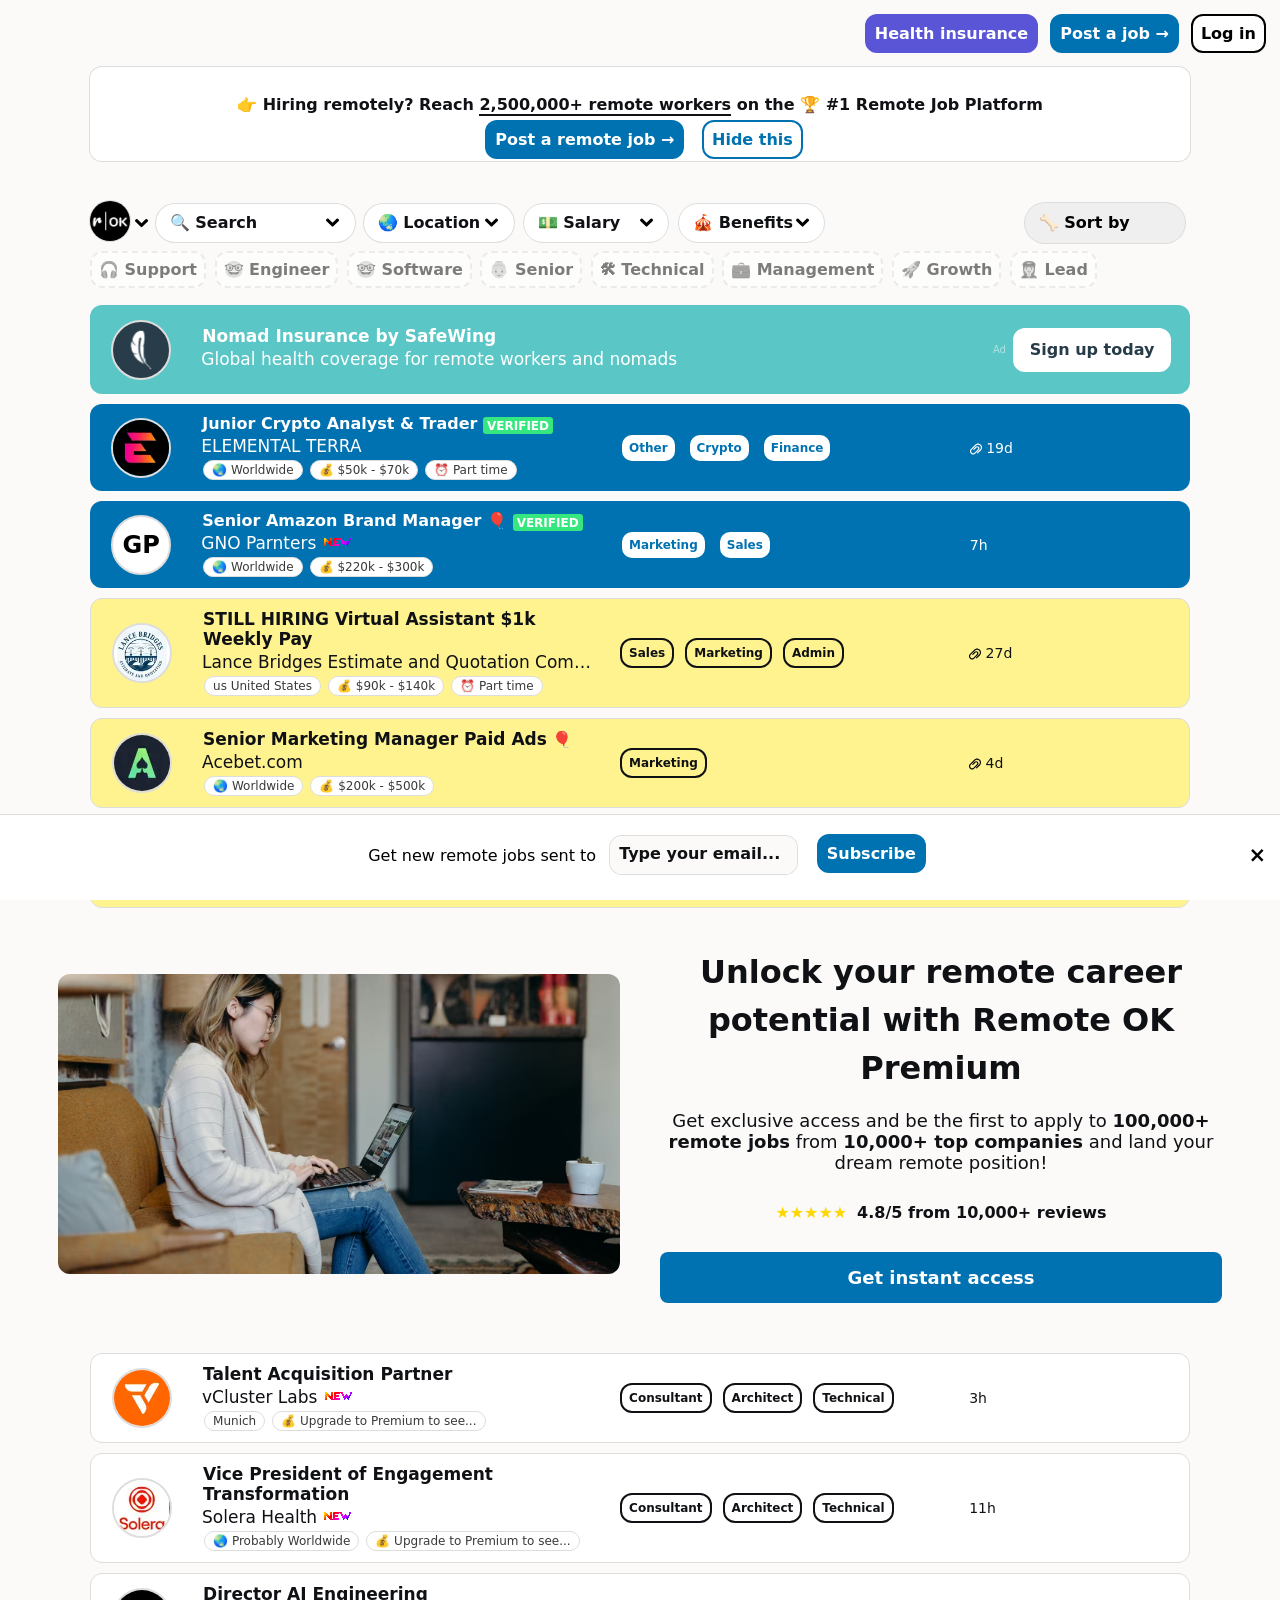
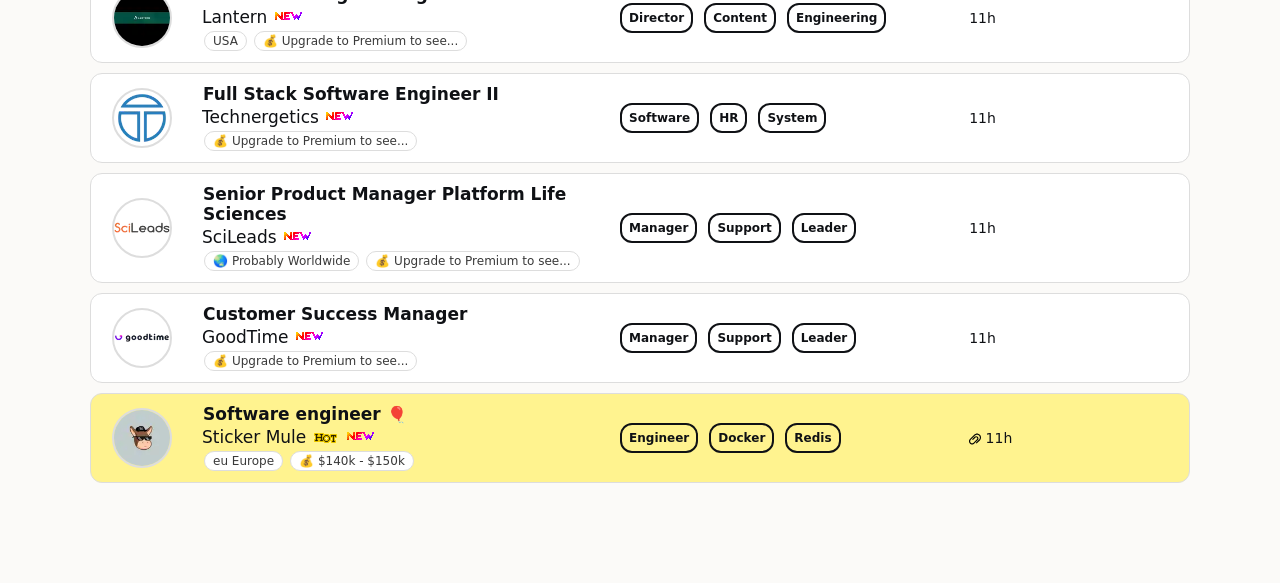
<file: index.html>
<!DOCTYPE html>
<html lang="en">
<head>
    <meta charset="UTF-8">
    <meta name="viewport" content="width=device-width, initial-scale=1.0">
    <title>RemoteOK clone</title>
    <link rel="stylesheet" href="css/style.css">
    <link rel="preconnect" href="https://fonts.googleapis.com">
    <link rel="preconnect" href="https://fonts.gstatic.com" crossorigin>
    <link href="https://fonts.googleapis.com/css2?family=Geologica:wght,CRSV@100..900,0&family=Gravitas+One&family=IBM+Plex+Sans:ital,wght@0,100..700;1,100..700&family=Momo+Trust+Display&family=Nunito:ital,wght@0,200..1000;1,200..1000&display=swap" rel="stylesheet">
</head>
<body>
    <!-- nav -->
    <div class="nav-bar">
        <ul class="nav-menu">
            <li><a href="#" class="btn btn_health">Health insurance</a></li>
            <li><a href="pages/post_job.html" class="btn btn_post">Post a job →</a></li>
            <li><a href="pages/login.html" class="btn btn_login">Log in</a></li>
        </ul>
    </div>
    <!-- //nav -->

    <div class="main">
        <!-- notification -->
        <div class="note_box" id="note-box">
            <a href="pages/post_job.html" class="note_box_link">
                <div class="note_text">
                    👉 Hiring remotely? Reach 
                    <span class="note-text-span">
                        2,500,000+ remote workers</span>
                    on the 🏆 #1 Remote Job Platform
                </div>
            </a>

            <div>
                <a href="pages/post_job.html" class="btn btn_post1">Post a remote job →</a>
                <span class="btn btn_hide" id="hide">Hide this</span>
            </div>
        </div>
        <!-- //notification -->

        <!-- filter -->
        <div class="filter-bar">
            <div class="filter-row">
                <button class="logo-remote" id="logo-click-to-dropmenu">
                    <img src="images/logo.webp" alt="logo" width="40" class="logo-ok">
                    <img src="images/chevron-down.svg" alt="chevron-down" width="15" class="chevron-down">
                </button>
                <div class="logo-dropdown" id="drop-menu">

                    <div class="group">
                        <a href="pages/login.html">👩‍💻 Join Remote OK</a>
                        <a href="pages/login.html">👋 Log in</a>
                    </div>
                    <div class="logo-dropdown-group-line">
                        <div class="logo-dropdown-group">General</div>
                    </div>
                    <div class="group">
                        <a href="index.html">
                            <img src="images/logo.webp" width="13" alt="remoteok-logo" class="group-logo">
                            Frontpage
                        </a>
                        <a href="index.html">🏝 Remote jobs</a>
                    </div>
                    <div class="group">
                        <a href="#">🌗 Dark mode</a>
                        <a href="#">👩‍💻 Hire remote workers</a>
                    </div>
                    <div class="group">
                        <a href="#">🚨 Post a job</a>
                        <a href="#">⭐️ Go premium</a>
                    </div>
                    <div class="logo-dropdown-group-line">
                        <div class="logo-dropdown-group">Top jobs</div>
                    </div>
                    <div class="group">
                        <a href="#">🦾 AI Jobs</a>
                        <a href="#">⏰ Async Jobs</a>
                    </div>
                    <div class="group">
                        <a href="#">🌎 Distributed team</a>
                        <a href="#">🎧 Support jobs</a>
                    </div>
                    <div class="group">
                        <a href="#">🤓 Engineer jobs</a>
                        <a href="#">🤓 Software jobs</a>
                    </div>
                    <div class="group">
                        <a href="#">👵 Senior jobs</a>
                        <a href="#">🛠 Technical jobs</a>
                    </div>
                    <div class="group">
                        <a href="#">💼 Management jobs</a>
                        <a href="#">🚀 Growth jobs</a>
                    </div>
                    <div class="group">
                        <a href="#">👩‍✈️ Lead jobs</a>
                    </div>
                    <div class="logo-dropdown-group-line">
                        <div class="logo-dropdown-group">Companies</div>
                    </div>
                    <div class="group">
                        <a href="#">🚨 Post a remote job</a>
                        <a href="#">📦 Buy a job bundle</a>
                    </div>
                    <div class="group">
                        <a href="#">🏷 Ask for a discount</a>
                        <a href="#">
                            <img src="images/logo-biz-0.png" width="17" alt="health-logo" class="hacker-news invert-logo">
                            Health insurance for teams
                        </a>
                    </div>
                    <div class="group">
                        <a href="#">
                            <img src="images/logo-biz-0.png" width="17" alt="health-logo" class="hacker-news invert-logo">
                            Health insurance for nomads
                        </a>
                    </div>
                    <div class="logo-dropdown-group-line">
                        <div class="logo-dropdown-group">Feeds</div>
                    </div>
                    <div class="group">
                        <a href="#">🛠 Remote Jobs API</a>
                        <a href="#">🪚 RSS feed</a>
                    </div>
                    <div class="group">
                        <a href="#">🪓 JSON feed</a>
                        <a href="#">
                            <img src="images/y18.svg" width="17" alt="y18-logo" class="group-logo hacker-news">
                            Hacker News mode
                        </a>
                    </div>
                    <div class="group">
                        <a href="#">
                            <img src="images/vscode.webp" width="17" alt="vscode-logo" class="hacker-news">
                            Hacker News mode
                        </a>
                    </div>
                    <div class="logo-dropdown-group-line">
                        <div class="logo-dropdown-group">Help</div>
                    </div>
                    <div class="group">
                        <a href="#">💡 Ideas + bugs</a>
                        <a href="#">🚀 Changelog</a>
                    </div>
                    <div class="group">
                        <a href="#">🛍️ Merch</a>
                        <a href="#">🛟 FAQ & Help</a>
                    </div>
                    <div class="logo-dropdown-group-line">
                        <div class="logo-dropdown-group">Other projects</div>
                    </div>
                    <div class="group">
                        <a href="#">📊 Remote work stats</a>
                        <a href="#">👷 Top remote companies</a>
                    </div>
                    <div class="group">
                        <a href="#">💰 Highest paying remote jobs</a>
                        <a href="#">🧪 State of remote work</a>
                    </div>
                    <div class="group">
                        <a href="#">🌍 Become a digital nomad</a>
                        <a href="#">🔮 Web3 Jobs</a>
                    </div>
                    <div class="group">
                        <a href="#">📸 Photo AI</a>
                        <a href="#">🏡 Interior AI</a>
                    </div>
                </div>


                <div class="search-big-box">
                    <input type="text" placeholder="🔍 Search" class="search-box">
                    <img src="images/chevron-down.svg" alt="chevron-down" width="15" class="chevron-down1">
                    <ul class="search-menu">
                        <li><a href="#">🎧 Support</a></li>
                        <li><a href="#">🤓 Engineer</a></li>
                        <li><a href="#">🤓 Software</a></li>
                        <li><a href="#">👵 Senior</a></li>
                        <li><a href="#">🛠 Technical</a></li>
                        <li><a href="#">💼 Management</a></li>
                        <li><a href="#">🚀 Growth</a></li>
                        <li><a href="#">👩‍✈️ Lead</a></li>
                        <li><a href="#">🎨 Design</a></li>
                        <li><a href="#">💼 Manager</a></li>
                        <li><a href="#">💼 Sales</a></li>
                        <li><a href="#">💰 Financial</a></li>
                        <li><a href="#">🚥 Marketing</a></li>
                        <li><a href="#">🔑 Security</a></li>
                        <li><a href="#">♾️ Operations</a></li>
                        <li><a href="#">☁️ Cloud</a></li>
                        <li><a href="#">♾️ System</a></li>
                        <li><a href="#">♾️ Operational</a></li>
                        <li><a href="#">💼 Strategy</a></li>
                        <li><a href="#">💼 Leader</a></li>
                        <li><a href="#">🤓 Code</a></li>
                        <li><a href="#">🔌 Non Tech</a></li>
                        <li><a href="#">👨‍🏫 Training</a></li>
                        <li><a href="#">✍️ Content</a></li>
                    </ul>
                </div>

                <div class="search-big-box2">
                    <input type="text" placeholder="🌏 Location" class="search-box2">
                    <img src="images/chevron-down.svg" alt="chevron-down" width="15" class="chevron-down1">
                    <ul class="location-menu">
                        <li class="group">Regions</li>
                        <li><a href="#">🌏 Worldwide</a></li>
                        <li><a href="#">⛰️ North America</a></li>
                        <li><a href="#">💃 Latin America</a></li>
                        <li class="group">🇪🇺 Europe</li>
                        <li><a href="#">🦁 Africa</a></li>
                        <li><a href="#">🕌 Middle East</a></li>
                        <li><a href="#">⛩ Asia</a></li>
                        <li><a href="#">🌊 Oceania</a></li>
                        <li class="group">Countries</li>
                        <li><a href="#">🇰🇭 Cambodia</a></li>
                        <li><a href="#">🇺🇸 United States</a></li>
                        <li><a href="#">🇨🇦 Canada</a></li>
                        <li><a href="#">🇬🇧 United Kingdom</a></li>
                    </ul>
                </div>
                
                <div class="search-big-box2">
                    <input type="text" placeholder="💵 Salary" class="search-box3">
                    <img src="images/chevron-down.svg" alt="chevron-down" width="15" class="chevron-down1">
                    <div class="salary">
                        <div class="mini">Minimum</div>
                        <div class="price">$0k/year</div>
                        <input type="range" class="range-price">
                    </div>
                </div>

                <div class="search-big-box2">
                    <input type="text" placeholder="🎪 Benefits" class="search-box3">
                    <img src="images/chevron-down.svg" alt="chevron-down" width="15" class="chevron-down1">
                    <ul class="search-menu">
                        <li><a href="#">💰 401(k)</a></li>
                        <li><a href="#">🌎 Distributed team	</a></li>
                        <li><a href="#">⏰ Async</a></li>
                        <li><a href="#">🤓 Vision insurance</a></li>
                        <li><a href="#">🦷 Dental insurance	</a></li>
                        <li><a href="#">🚑 Medical insurance</a></li>
                        <li><a href="#">🏖 Unlimited vacation</a></li>
                        <li><a href="#">🏖 Paid time off</a></li>
                        <li><a href="#">📆 4 day workweek</a></li>
                        <li><a href="#">💰 401k matching</a></li>
                        <li><a href="#">🏔 Company retreats</a></li>
                        <li><a href="#">🏬 Coworking budget</a></li>
                        <li><a href="#">📚 Learning budget</a></li>
                        <li><a href="#">💪 Free gym membership</a></li>
                        <li><a href="#">🧘 Mental wellness budget</a></li>
                        <li><a href="#">🖥 Home office budget</a></li>
                        <li><a href="#">🥧 Pay in crypto</a></li>
                        <li><a href="#">🥸 Pseudonymous</a></li>
                        <li><a href="#">💰 Profit sharing</a></li>
                        <li><a href="#">💰 Equity compensation</a></li>
                        <li><a href="#">⬜️ No whiteboard interview</a></li>
                        <li><a href="#">👀 No monitoring system</a></li>
                        <li><a href="#">🚫 No politics at work</a></li>
                        <li><a href="#">🎅 We hire old (and young)</a></li>
                    </ul>
                </div>


                <div class="sort-box">
                    <select name="sort_by" class="sort-select">
                        <option selected value="default">🦴 Sort by</option>
                        <option value="new">🆕 Latest jobs</option>
                        <option value="high">💵 Highest paid</option>
                        <option value="most">👀 Most viewed</option>
                        <option value="most-applied">✅ Most applied</option>
                        <option value="hot">🔥 Hottest</option>
                        <option value="benefits">🎪 Most benefits</option>
                    </select>
                </div>
            </div>
            <div class="lower-row">
                <div class="tag-box first-box">
                    🎧 Support
                    <span class="tag-box-tooltip">Suggested filter, tap to add</span>
                </div>
                <div class="tag-box">
                    🤓 Engineer
                    <span class="tag-box-tooltip engineer">Suggested filter, tap to add</span>
                </div>
                <div class="tag-box">
                    🤓 Software
                    <span class="tag-box-tooltip software">Suggested filter, tap to add</span>
                </div>
                <div class="tag-box">
                    👵 Senior
                    <span class="tag-box-tooltip senior">Suggested filter, tap to add</span>
                </div>
                <div class="tag-box">
                    🛠 Technical
                    <span class="tag-box-tooltip technical">Suggested filter, tap to add</span>
                </div>
                <div class="tag-box">
                    💼 Management
                    <span class="tag-box-tooltip manage">Suggested filter, tap to add</span>
                </div>
                <div class="tag-box">
                    🚀 Growth
                    <span class="tag-box-tooltip growth">Suggested filter, tap to add</span>
                </div>
                <div class="tag-box">
                    👩‍✈️ Lead
                    <span class="tag-box-tooltip lead">Suggested filter, tap to add</span>
                </div>
            </div>
        </div>
        <!-- //filter -->

        <!-- ad row -->
        <table class="job-row-0">
            <tr>
                <td class="logo">
                    <img src="images/logo-biz-0.png" alt="logo-biz-0" width="56" style="background-color: #283C49;">
                </td>
                <td class="info">
                    <table style="width: 100%;">
                        <tr>
                            <td>
                                <a href="#" class="title">Nomad Insurance by SafeWing</a>
                            </td>
                        </tr>
                        <tr>
                            <td style="font-weight: 400; color: #fff; padding: 0;" class="sub-title">Global health coverage for remote workers and nomads</td>
                        </tr>
                        <tr>
                            <td style="padding: 0;">
                                <table>
                                    <tr>
                                        <td style="padding: 0;">
                                        </td>
                                    </tr>
                                </table>
                            </td>
                        </tr>
                    </table>
                </td>
                <td class="label-col">
                </td>
                <td class="date date-ad">
                    Ad
                </td>
                <td class="apply-col0">
                    <div class="btn apply-btn-0">
                        Sign up today
                    </div>
                </td>
            </tr>
        </table>
        <!-- //ad row -->

        <!-- job-row -->
        <table class="job-row job1">
            <tr class="special-tr-1">
                <td class="logo">
                    <img src="images/logo-biz-1.webp" alt="logo-biz-1" width="56">
                </td>
                <td class="info">
                    <table style="width: 100%;">
                        <tr>
                            <td>
                                <a href="#" class="title">Junior Crypto Analyst & Trader</a>
                                <span class="verify-badge">VERIFIED</span>
                            </td>
                        </tr>
                        <tr>
                            <td class="sub-title">ELEMENTAL TERRA</td>
                        </tr>
                        <tr>
                            <td style="padding: 0;">
                                <table>
                                    <tr>
                                        <td style="padding: 0;">
                                            <div class="label">
                                                <span class="label-box">🌏 Worldwide</span>
                                                <span class="label-box">💰 $50k - $70k</span>
                                                <span class="label-box">⏰ Part time</span>
                                            </div>
                                        </td>
                                    </tr>
                                </table>
                            </td>
                        </tr>
                    </table>
                </td>
                <td class="label-col">
                    <div class="label2">
                        <span class="label-box2">
                            Other
                            <span class="label-box-tooltip">Add to filters</span>
                        </span>
                        <span class="label-box2">
                            Crypto
                            <span class="label-box-tooltip crypto">Add to filters</span>
                        </span>
                        <span class="label-box2">
                            Finance
                            <span class="label-box-tooltip finance">Add to filters</span>
                        </span>
                    </div>
                </td>
                <td class="date">
                    <img src="images/paper-clip.svg" alt="clip"> 19d
                </td>
                <td class="apply-col">
                    <div class="btn apply-btn">
                        Apply
                    </div>
                </td>
            </tr>
        </table>
        <!-- //job-row -->

        <table class="job-row job1">
            <tr class="special-tr-1" id="tr-1">
                <td class="logo" id="border-radius-logo">
                    <div class="GP-logo">
                        <p>GP</p>
                    </div>
                </td>
                <td class="info">
                    <table style="width: 100%;">
                        <tr>
                            <td>
                                <a href="#" class="title">Senior Amazon Brand Manager</a>
                                <span>🎈</span>
                                <span class="verify-badge">VERIFIED</span>
                            </td>
                        </tr>
                        <tr>
                            <td class="sub-title">GNO Parnters <img src="images/new-gif.webp" alt="new-gif" width="30"></td>
                        </tr>
                        <tr>
                            <td style="padding: 0;">
                                <table>
                                    <tr>
                                        <td style="padding: 0;">
                                            <div class="label">
                                                <span class="label-box">🌏 Worldwide</span>
                                                <span class="label-box">💰 $220k - $300k</span>
                                            </div>
                                        </td>
                                    </tr>
                                </table>
                            </td>
                        </tr>
                    </table>
                </td>
                <td class="label-col">
                    <div class="label2">
                        <span class="label-box2">
                            Marketing
                            <span class="label-box-tooltip marketing">Add to filters</span>
                        </span>
                        <span class="label-box2">
                            Sales
                            <span class="label-box-tooltip sales">Add to filters</span>
                        </span>
                    </div>
                </td>
                <td class="date">
                    7h
                </td>
                <td class="apply-col" id="border-radius-apply-col">
                    <div class="btn apply-btn">
                        Apply
                    </div>
                </td>
            </tr>
            <tr class="special-tr-2" id="tr-2">
                <td colspan="5" style="padding: 0;">
                    <div class="job-detail-whole">
                        <div class="job-detail">
                            <div class="detail-upper">
                                <div class="detail-logo">
                                    <h2 class="gno-h2">
                                        GNO Partners
                                    </h2>
                                    <p><a href="#" class="gno-a">elementalterra.com</a></p>
                                    <div class="btn-apply-now">
                                        Apply now
                                    </div>
                                    <p>
                                        Share this job:
                                    </p>
                                    <img src="images/qrcode.png" alt="qrcode" width="80" class="qrcode">
                                    <input type="text" value="rok.co/ks">
                                </div>
                                <div class="detail-title">
                                    <span>GNO Partners is hiring a</span>
                                    <h1>Remote Senior Amazon Brand Manager</h1>
                                </div>
                                <div class="detail">
                                    <p><strong><u>Senior Amazon Brand Manager - GNO Partners</u></strong></p>
                                    <p>
                                        GNO Partners was founded by Gal and Ouriel, who built and exited two successful Amazon brands. We help Amazon FBA sellers scale profitably using our proven system.
                                    </p>
                                    <p>
                                        We are a Done With You consultancy, meaning we don't manage client accounts—we set the strategy, analyze their brand, and teach them how to execute using our resources.
                                    </p>
                                    <p class="p-strong"><strong><u>Why Join Us?</u></strong></p>
                                    <ul>
                                        <li>Fully remote Amazon consulting agency.</li>
                                        <li>High-performance culture: hard work, speed, over-delivery, and trust.</li>
                                        <li><strong>Competitive Compensation: Total OTE of $220,000-$300,000+.</strong>
                                            <ul style="margin: 0;">
                                                <li>Base Salary: $120,000</li>
                                                <li>Performance-Based Earnings: Realistically getting an extra $180,000 per year based on performance, and more (no cap).</li>
                                            </ul>
                                        </li>
                                        <li>Work with a team that <strong>lives and breathes Amazon</strong> while having fun doing it.</li>
                                    </ul>

                                    <p class="p-strong"><strong><u>Who We’re Looking For:</u></strong></p>
                                    <p>We are seeking a Senior Amazon Brand Manager who deeply understands Amazon FBA, enjoys strategizing for brand growth, and can tackle complex challenges with <strong>precision and speed.</strong></p>
                                    
                                    <p class="p-strong"><strong><u>Key Skills & Experience:</u></strong></p>
                                        <ul>
                                            <li><strong>Organic Ranking Mastery: </strong>Product launches, ranking strategies, and algorithm insights.</li>
                                            <li><strong>Amazon PPC Expertise:</strong> Strategy + execution, proven hands on experience managing minimum <strong>$50K+/mo budgets.</strong></li>
                                            <li><strong>Brand Management:</strong> Experience managing Private Label brands generating a minimum of $10M in annual revenue</li>
                                            <li><strong>Logistics & Backend:</strong> Strong grasp of <strong>COGs, fees, inventory, and profitability (P&L) optimization.</strong></li>
                                            <li><strong>Amazon Catalog Troubleshooter:</strong> Proven expertise in diagnosing and resolving complex catalog issues.</li>
                                        </ul>

                                    <p class="p-strong"><strong><u>Responsibilities</u></strong></p>
                                    <ul>
                                        <li>Lead weekly strategy calls with clients, ensuring project progress.</li>
                                        <li>Solve Amazon challenges and guide clients through key projects.</li>
                                        <li>Track progress and provide clear next steps.</li>
                                        <li>Offer daily support via Slack & Email.</li>
                                        <li>Continuously improve our consulting systems.</li>
                                        <li>Attend weekly training and team meetings.</li>
                                    </ul>

                                    <p class="p-strong"><strong><u>Qualifications:</u></strong></p>
                                    <ul>
                                        <li>Full-time, remote.</li>
                                        <li><strong>3+ years Amazon FBA experience</strong>, managing brands <strong>$10M+ in revenue minimum.</strong></li>
                                        <li><strong>PPC expertise:</strong> Managed <strong>$50k monthly ad budgets minimum.</strong></li>
                                        <li><strong>Seller Central pro:</strong> Navigate and optimize quickly.</li>
                                        <li>Strong project management & client communication skills.</li>
                                        <li>Positive, proactive, and <strong>client-focused</strong> personality.</li>
                                        <li><strong>Fluent in English.</strong></li>
                                        <li>Ambitious and driven, with a relentless work ethic to maximize earning potential</li>
                                    </ul>

                                    <p>If you're an Amazon expert, you're driven, strategic, and thrive in high-growth environments, we want you on our team!</p>
                                    <p style="font-style: italic;">*For referrals, email us at HR @ gnopartners.com and CC the candidate you’re introducing.</p>
                                    <p>Please mention the word <strong>REDEEM</strong> when applying to show you read the job post completely (#RNDkuMTU2LjQxLjIyMg==). This is a feature to avoid fake spam applicants. Companies can search these words to find applicants that read this and instantly see they're human.</p>


                                    <h2>
                                        Salary and compensation
                                    </h2>
                                    <br>
                                    <p>$220,000 — $300,000/year</p>
                                </div>
                            </div>
                        </div>
                        <div class="apply-box">
                            <div>
                                <h2>How do you apply?</h2>
                                <p><strong>Please submit yout application through Breezy HR:</strong> https://gno-partners.breezy.hr/p/154fdc8fa066-senior-amazon-brand-manager?state=published</p>
                            </div>
                            <div class="apply-box-btn">
                                Apply for this job
                            </div>
                        </div>
                    </div>
                </td>
            </tr>
        </table>

        <table class="job-row job2">
            <tr>
                <td class="logo">
                    <img src="images/logo-biz-2.webp" alt="logo-biz-2" width="56">
                </td>
                <td class="info">
                    <table style="width: 100%;">
                        <tr>
                            <td>
                                <a href="#" class="title">STILL HIRING Virtual Assistant $1k Weekly Pay</a>
                            </td>
                        </tr>
                        <tr>
                            <td class="sub-title2">Lance Bridges Estimate and Quotation Company DBA Best Estimate Pro</td>
                        </tr>
                        <tr>
                            <td style="padding: 0;">
                                <table>
                                    <tr>
                                        <td style="padding: 0;">
                                            <div class="label">
                                                <span class="label-box">us United States</span>
                                                <span class="label-box">💰 $90k - $140k</span>
                                                <span class="label-box">⏰ Part time</span>
                                            </div>
                                        </td>
                                    </tr>
                                </table>
                            </td>
                        </tr>
                    </table>
                </td>
                <td class="label-col">
                    <div class="label2">
                        <span class="label-box2-2">
                            Sales
                            <span class="label-box-tooltip sales1">Add to filters</span>
                        </span>
                        <span class="label-box2-2">
                            Marketing
                            <span class="label-box-tooltip marketing2">Add to filters</span>
                        </span>
                        <span class="label-box2-2">
                            Admin
                            <span class="label-box-tooltip admin">Add to filters</span>
                        </span>
                    </div>
                </td>
                <td class="date2">
                    <img src="images/paper-clip.svg" alt="clip"> 27d
                </td>
                <td class="apply-col">
                    <div class="apply-btn-1">
                        Apply
                    </div>
                </td>
            </tr>
        </table>

        <table class="job-row job2">
            <tr>
                <td class="logo">
                    <img src="images/logo-biz-3.webp" alt="logo-biz-3" width="56">
                </td>
                <td class="info">
                    <table style="width: 100%;">
                        <tr>
                            <td>
                                <a href="#" class="title">Senior Marketing Manager Paid Ads</a>
                                <span>🎈</span>
                            </td>
                        </tr>
                        <tr>
                            <td class="sub-title2">Acebet.com</td>
                        </tr>
                        <tr>
                            <td style="padding: 0;">
                                <table>
                                    <tr>
                                        <td style="padding: 0;">
                                            <div class="label">
                                                <span class="label-box">🌏 Worldwide</span>
                                                <span class="label-box">💰 $200k - $500k</span>
                                            </div>
                                        </td>
                                    </tr>
                                </table>
                            </td>
                        </tr>
                    </table>
                </td>
                <td class="label-col">
                    <div class="label2">
                        <span class="label-box2-2">Marketing</span>
                    </div>
                </td>
                <td class="date2">
                    <img src="images/paper-clip.svg" alt="clip"> 4d
                </td>
                <td class="apply-col">
                    <div class="apply-btn-1">
                        Apply
                    </div>
                </td>
            </tr>
        </table>

        <table class="job-row job2">
            <tr>
                <td class="logo">
                    <img src="images/logo-biz-4.webp" alt="logo-biz-4" width="56">
                </td>
                <td class="info">
                    <table style="width: 100%;">
                        <tr>
                            <td>
                                <a href="#" class="title">Software Engineer C </a>
                                <span>🎈</span>
                                <span class="verify-badge">VERIFIED</span>
                            </td>
                        </tr>
                        <tr>
                            <td class="sub-title2">Octo Horizon <img src="images/new-gif.webp" alt="new-gif" width="30"></td>
                        </tr>
                        <tr>
                            <td style="padding: 0;">
                                <table>
                                    <tr>
                                        <td style="padding: 0;">
                                            <div class="label">
                                                <span class="label-box">🌏 Worldwide</span>
                                                <span class="label-box">💰 $120k - $180k</span>
                                            </div>
                                        </td>
                                    </tr>
                                </table>
                            </td>
                        </tr>
                    </table>
                </td>
                <td class="label-col">
                    <div class="label2">
                        <span class="label-box2-2">Engineer</span>
                        <span class="label-box2-2">Technical</span>
                        <span class="label-box2-2">Cloud</span>
                    </div>
                </td>
                <td class="date2">
                    <img src="images/paper-clip.svg" alt="clip"> 4h
                </td>
                <td class="apply-col">
                    <div class="apply-btn-1">
                        Apply
                    </div>
                </td>
            </tr>
        </table>

        <!-- ad in the middle -->
        <a href="#" class="ad-link">
            <div class="ad">
                <div class="ad-image">
                    <img src="images/ad-pic.avif" alt="ad-pic">
                </div>
                <div class="ad-text">
                    <h2>Unlock your remote career potential with Remote OK Premium</h2>
                    <p>
                        Get exclusive access and be the first to apply to
                        <strong>100,000+ remote jobs</strong> from <strong>10,000+ top companies</strong>  and land your dream remote position!
                    </p>
                    <div class="ad-rating">
                        <div class="ad-rating-star">★★★★★</div>
                        <div class="ad-rating-text">4.8/5 from 10,000+ reviews</div>
                    </div>
                    <div class="ad-btn">
                        Get instant access
                    </div>
                </div>
            </div>
        </a>
        <!-- //ad in the middle -->

        <table class="job-row job3">
            <tr>
                <td class="logo">
                    <img src="images/logo-biz-6.webp" alt="logo-biz-6" width="56">
                </td>
                <td class="info">
                    <table style="width: 100%;">
                        <tr>
                            <td>
                                <a href="#" class="title">Talent Acquisition Partner</a>
                            </td>
                        </tr>
                        <tr>
                            <td class="sub-title2">vCluster Labs <img src="images/new-gif.webp" alt="new-gif" width="30"></td>
                        </tr>
                        <tr>
                            <td style="padding: 0;">
                                <table>
                                    <tr>
                                        <td style="padding: 0;">
                                            <div class="label">
                                                <span class="label-box">Munich</span>
                                                <span class="label-box">💰 Upgrade to Premium to see...</span>
                                            </div>
                                        </td>
                                    </tr>
                                </table>
                            </td>
                        </tr>
                    </table>
                </td>
                <td class="label-col">
                    <div class="label2">
                        <span class="label-box2-2">Consultant</span>
                        <span class="label-box2-2">Architect</span>
                        <span class="label-box2-2">Technical</span>
                    </div>
                </td>
                <td class="date2">
                    3h
                </td>
                <td class="apply-col">
                    <div class="apply-btn-1">
                        Apply
                    </div>
                </td>
            </tr>
        </table>

        <table class="job-row job3">
            <tr>
                <td class="logo">
                    <img src="images/logo-biz-5.webp" alt="logo-biz-5" width="56">
                </td>
                <td class="info">
                    <table style="width: 100%;">
                        <tr>
                            <td>
                                <a href="#" class="title">Vice President of Engagement Transformation</a>
                            </td>
                        </tr>
                        <tr>
                            <td class="sub-title2">Solera Health <img src="images/new-gif.webp" alt="new-gif" width="30"></td>
                        </tr>
                        <tr>
                            <td style="padding: 0;">
                                <table>
                                    <tr>
                                        <td style="padding: 0;">
                                            <div class="label">
                                                <span class="label-box">🌏 Probably Worldwide</span>
                                                <span class="label-box">💰 Upgrade to Premium to see...</span>
                                            </div>
                                        </td>
                                    </tr>
                                </table>
                            </td>
                        </tr>
                    </table>
                </td>
                <td class="label-col">
                    <div class="label2">
                        <span class="label-box2-2">Consultant</span>
                        <span class="label-box2-2">Architect</span>
                        <span class="label-box2-2">Technical</span>
                    </div>
                </td>
                <td class="date2">
                    11h
                </td>
                <td class="apply-col">
                    <div class="apply-btn-1">
                        Apply
                    </div>
                </td>
            </tr>
        </table>

        <table class="job-row job3">
            <tr>
                <td class="logo">
                    <img src="images/logo-biz-7.webp" alt="logo-biz-7" width="56">
                </td>
                <td class="info">
                    <table style="width: 100%;">
                        <tr>
                            <td>
                                <a href="#" class="title">Director AI Engineering</a>
                            </td>
                        </tr>
                        <tr>
                            <td class="sub-title2">Lantern <img src="images/new-gif.webp" alt="new-gif" width="30"></td>
                        </tr>
                        <tr>
                            <td style="padding: 0;">
                                <table>
                                    <tr>
                                        <td style="padding: 0;">
                                            <div class="label">
                                                <span class="label-box">USA</span>
                                                <span class="label-box">💰 Upgrade to Premium to see...</span>
                                            </div>
                                        </td>
                                    </tr>
                                </table>
                            </td>
                        </tr>
                    </table>
                </td>
                <td class="label-col">
                    <div class="label2">
                        <span class="label-box2-2">Director</span>
                        <span class="label-box2-2">Content</span>
                        <span class="label-box2-2">Engineering</span>
                    </div>
                </td>
                <td class="date2">
                    11h
                </td>
                <td class="apply-col">
                    <div class="apply-btn-1">
                        Apply
                    </div>
                </td>
            </tr>
        </table>

        <table class="job-row job3">
            <tr>
                <td class="logo">
                    <img src="images/logo-biz-8.webp" alt="logo-biz-8" width="56">
                </td>
                <td class="info">
                    <table style="width: 100%;">
                        <tr>
                            <td>
                                <a href="#" class="title">Full Stack Software Engineer II</a>
                            </td>
                        </tr>
                        <tr>
                            <td class="sub-title2">Technergetics <img src="images/new-gif.webp" alt="new-gif" width="30"></td>
                        </tr>
                        <tr>
                            <td style="padding: 0;">
                                <table>
                                    <tr>
                                        <td style="padding: 0;">
                                            <div class="label">
                                                <span class="label-box">💰 Upgrade to Premium to see...</span>
                                            </div>
                                        </td>
                                    </tr>
                                </table>
                            </td>
                        </tr>
                    </table>
                </td>
                <td class="label-col">
                    <div class="label2">
                        <span class="label-box2-2">Software</span>
                        <span class="label-box2-2">HR</span>
                        <span class="label-box2-2">System</span>
                    </div>
                </td>
                <td class="date2">
                    11h
                </td>
                <td class="apply-col">
                    <div class="apply-btn-1">
                        Apply
                    </div>
                </td>
            </tr>
        </table>

        <table class="job-row job3">
            <tr>
                <td class="logo">
                    <img src="images/logo-biz-9.webp" alt="logo-biz-9" width="56">
                </td>
                <td class="info">
                    <table style="width: 100%;">
                        <tr>
                            <td>
                                <a href="#" class="title">Senior Product Manager Platform Life Sciences</a>
                            </td>
                        </tr>
                        <tr>
                            <td class="sub-title2">SciLeads <img src="images/new-gif.webp" alt="new-gif" width="30"></td>
                        </tr>
                        <tr>
                            <td style="padding: 0;">
                                <table>
                                    <tr>
                                        <td style="padding: 0;">
                                            <div class="label">
                                                <span class="label-box">🌏 Probably Worldwide</span>
                                                <span class="label-box">💰 Upgrade to Premium to see...</span>
                                            </div>
                                        </td>
                                    </tr>
                                </table>
                            </td>
                        </tr>
                    </table>
                </td>
                <td class="label-col">
                    <div class="label2">
                        <span class="label-box2-2">Manager</span>
                        <span class="label-box2-2">Support</span>
                        <span class="label-box2-2">Leader</span>
                    </div>
                </td>
                <td class="date2">
                    11h
                </td>
                <td class="apply-col">
                    <div class="apply-btn-1">
                        Apply
                    </div>
                </td>
            </tr>
        </table>

        <table class="job-row job3">
            <tr>
                <td class="logo">
                    <img src="images/logo-biz-10.webp" alt="logo-biz-10" width="56">
                </td>
                <td class="info">
                    <table style="width: 100%;">
                        <tr>
                            <td>
                                <a href="#" class="title">Customer Success Manager</a>
                            </td>
                        </tr>
                        <tr>
                            <td class="sub-title2">GoodTime <img src="images/new-gif.webp" alt="new-gif" width="30"></td>
                        </tr>
                        <tr>
                            <td style="padding: 0;">
                                <table>
                                    <tr>
                                        <td style="padding: 0;">
                                            <div class="label">
                                                <span class="label-box">💰 Upgrade to Premium to see...</span>
                                            </div>
                                        </td>
                                    </tr>
                                </table>
                            </td>
                        </tr>
                    </table>
                </td>
                <td class="label-col">
                    <div class="label2">
                        <span class="label-box2-2">Manager</span>
                        <span class="label-box2-2">Support</span>
                        <span class="label-box2-2">Leader</span>
                    </div>
                </td>
                <td class="date2">
                    11h
                </td>
                <td class="apply-col">
                    <div class="apply-btn-1">
                        Apply
                    </div>
                </td>
            </tr>
        </table>

        <table class="job-row job2 last-row">
            <tr>
                <td class="logo" style="width: 85px; padding: 0 7px 0 7px; text-align: center;">
                    <img src="images/logo-biz-11.webp" alt="logo-biz-4" width="56">
                </td>
                <td class="info">
                    <table style="width: 100%;">
                        <tr>
                            <td>
                                <a href="#" class="title">Software engineer </a>
                                <span>🎈</span>
                            </td>
                        </tr>
                        <tr>
                            <td class="sub-title2">Sticker Mule 
                                <img src="images/hot-gif.webp" alt="hot-gif" width="28">
                                <img src="images/new-gif.webp" alt="new-gif" width="30">
                            </td>
                        </tr>
                        <tr>
                            <td style="padding: 0;">
                                <table>
                                    <tr>
                                        <td style="padding: 0;">
                                            <div class="label">
                                                <span class="label-box">eu Europe</span>
                                                <span class="label-box">💰 $140k - $150k</span>
                                            </div>
                                        </td>
                                    </tr>
                                </table>
                            </td>
                        </tr>
                    </table>
                </td>
                <td class="label-col">
                    <div class="label2">
                        <span class="label-box2-2">Engineer</span>
                        <span class="label-box2-2">Docker</span>
                        <span class="label-box2-2">Redis</span>
                    </div>
                </td>
                <td class="date2">
                    <img src="images/paper-clip.svg" alt="clip"> 11h
                </td>
                <td class="apply-col">
                    <div class="apply-btn-1">
                        Apply
                    </div>
                </td>
            </tr>
        </table>

    </div>
    
    <!-- footer -->
    <div class="footer" id="footer">
        <p class="footer-text">
            Get new remote jobs sent to
        </p>
        <div class="wrapper">
            <input type="text" placeholder="Type your email..." class="footer-input">
            <div class="btn footer-btn">
                Subscribe
            </div>
        </div>
        <div class="footer-x" id="x-footer">
            ×
        </div>
    </div>
    <!-- //footer -->
    <script src="js/script.js" defer></script>
</body>
</html>
</file>
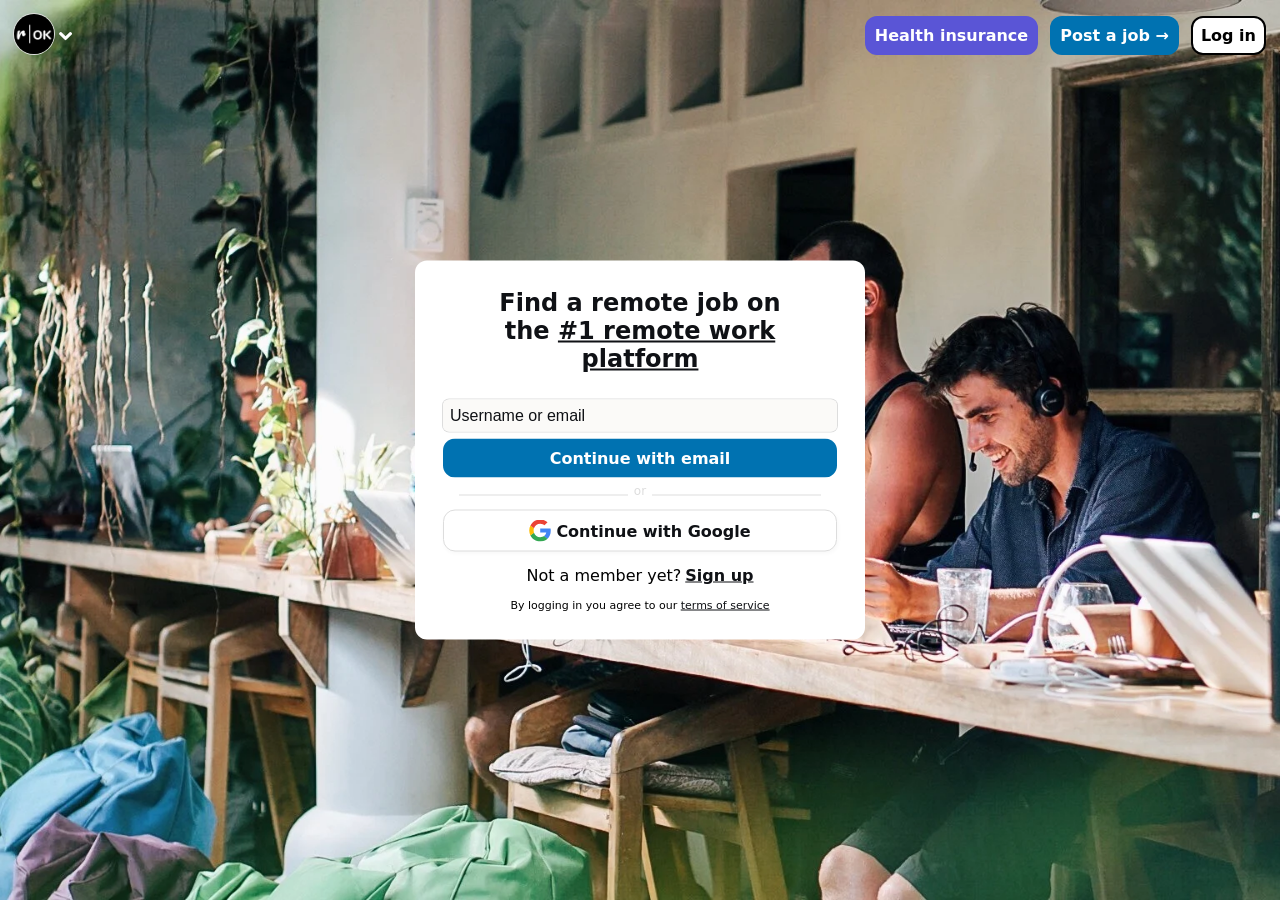
<file: pages/login.html>
<!DOCTYPE html>
<html lang="en">
<head>
    <meta charset="UTF-8">
    <meta name="viewport" content="width=device-width, initial-scale=1.0">
    <title>Remote OK - login</title>
    <link rel="stylesheet" href="../css/style_login.css">
</head>
<body>
    <!-- nav -->
    <div class="nav-bar">
        <button class="logo-remote" id="logo-click-to-dropmenu-login">
            <img src="../images/logo.webp" alt="logo" width="40" class="logo-ok">
            <img src="../images/chevron-down.svg" alt="chevron-down" width="15" class="chevron-down">
        </button>
        <div class="logo-dropdown" id="drop-menu-login">

            <div class="group">
                <a href="#">👩‍💻 Join Remote OK</a>
                <a href="../pages/login.html">👋 Log in</a>
            </div>
            <div class="logo-dropdown-group-line">
                <div class="logo-dropdown-group">General</div>
            </div>
            <div class="group">
                <a href="../index.html">
                    <img src="../images/logo.webp" width="13" style="border-radius:100%;" alt="remoteok-logo">
                    Frontpage
                </a>
                <a href="../index.html">🏝 Remote jobs</a>
            </div>
            <div class="group">
                <a href="#">🌗 Dark mode</a>
                <a href="#">👩‍💻 Hire remote workers</a>
            </div>
            <div class="group">
                <a href="#">🚨 Post a job</a>
                <a href="#">⭐️ Go premium</a>
            </div>
            <div class="logo-dropdown-group-line">
                <div class="logo-dropdown-group">Top jobs</div>
            </div>
            <div class="group">
                <a href="#">🦾 AI Jobs</a>
                <a href="#">⏰ Async Jobs</a>
            </div>
            <div class="group">
                <a href="#">🌎 Distributed team</a>
                <a href="#">🎧 Support jobs</a>
            </div>
            <div class="group">
                <a href="#">🤓 Engineer jobs</a>
                <a href="#">🤓 Software jobs</a>
            </div>
            <div class="group">
                <a href="#">👵 Senior jobs</a>
                <a href="#">🛠 Technical jobs</a>
            </div>
            <div class="group">
                <a href="#">💼 Management jobs</a>
                <a href="#">🚀 Growth jobs</a>
            </div>
            <div class="group">
                <a href="#">👩‍✈️ Lead jobs</a>
            </div>
            <div class="logo-dropdown-group-line">
                <div class="logo-dropdown-group">Companies</div>
            </div>
            <div class="group">
                <a href="#">🚨 Post a remote job</a>
                <a href="#">📦 Buy a job bundle</a>
            </div>
            <div class="group">
                <a href="#">🏷 Ask for a discount</a>
                <a href="#">
                    <img src="../images/logo-biz-0.png" width="17" style="filter:invert(1);vertical-align:middle;" alt="health-logo">
                    Health insurance for teams
                </a>
            </div>
            <div class="group">
                <a href="#">
                    <img src="../images/logo-biz-0.png" width="17" style="filter:invert(1);vertical-align:middle;" alt="health-logo">
                    Health insurance for nomads
                </a>
            </div>
            <div class="logo-dropdown-group-line">
                <div class="logo-dropdown-group">Feeds</div>
            </div>
            <div class="group">
                <a href="#">🛠 Remote Jobs API</a>
                <a href="#">🪚 RSS feed</a>
            </div>
            <div class="group">
                <a href="#">🪓 JSON feed</a>
                <a href="#">
                    <img src="../images/y18.svg" width="17" style="vertical-align:middle;border-radius:100%;" alt="y18-logo">
                    Hacker News mode
                </a>
            </div>
            <div class="group">
                <a href="#">
                    <img src="../images/vscode.webp" width="17" style="vertical-align:middle;" alt="vscode-logo">
                    Hacker News mode
                </a>
            </div>
            <div class="logo-dropdown-group-line">
                <div class="logo-dropdown-group">Help</div>
            </div>
            <div class="group">
                <a href="#">💡 Ideas + bugs</a>
                <a href="#">🚀 Changelog</a>
            </div>
            <div class="group">
                <a href="#">🛍️ Merch</a>
                <a href="#">🛟 FAQ & Help</a>
            </div>
            <div class="logo-dropdown-group-line">
                <div class="logo-dropdown-group">Other projects</div>
            </div>
            <div class="group">
                <a href="#">📊 Remote work stats</a>
                <a href="#">👷 Top remote companies</a>
            </div>
            <div class="group">
                <a href="#">💰 Highest paying remote jobs</a>
                <a href="#">🧪 State of remote work</a>
            </div>
            <div class="group">
                <a href="#">🌍 Become a digital nomad</a>
                <a href="#">🔮 Web3 Jobs</a>
            </div>
            <div class="group">
                <a href="#">📸 Photo AI</a>
                <a href="#">🏡 Interior AI</a>
            </div>
        </div>

         <ul class="nav-menu">
            <li><a href="#" class="btn btn_health">Health insurance</a></li>
            <li><a href="../pages/post_job.html" class="btn btn_post">Post a job →</a></li>
            <li><a href="../pages/login.html" class="btn btn_login">Log in</a></li>
        </ul>
    </div>
    <!-- //nav -->

    <div class="form-login">
        <h2>Find a remote job on 
            <br>
            the <a href="#">#1 remote work platform</a></h2>
        <input type="text" placeholder="Username or email" class="form-input">
        <div class="btn form-login-btn">
            Continue with email
        </div>
        <div class="line-wrap">
            <div class="line"></div>
            <div class="or">or</div>
            <div class="line"></div>
        </div>
        <div class="btn google-btn">
            <img src="../images/google-svg.svg" alt="logo-google">
            <div class="google-btn-text">Continue with Google</div>
        </div>
        <div class="sign-up">
            <div class="not-member">Not a member yet?</div>
            <a href="#" style="font-weight: 700;">Sign up</a>
        </div>
        <p class="terms-of-service">
            By logging in you agree to our
            <a href="#">terms of service</a> 
        </p>
    </div>
    <script src="../js/login_script.js" defer></script>
</body>
</html>
</file>
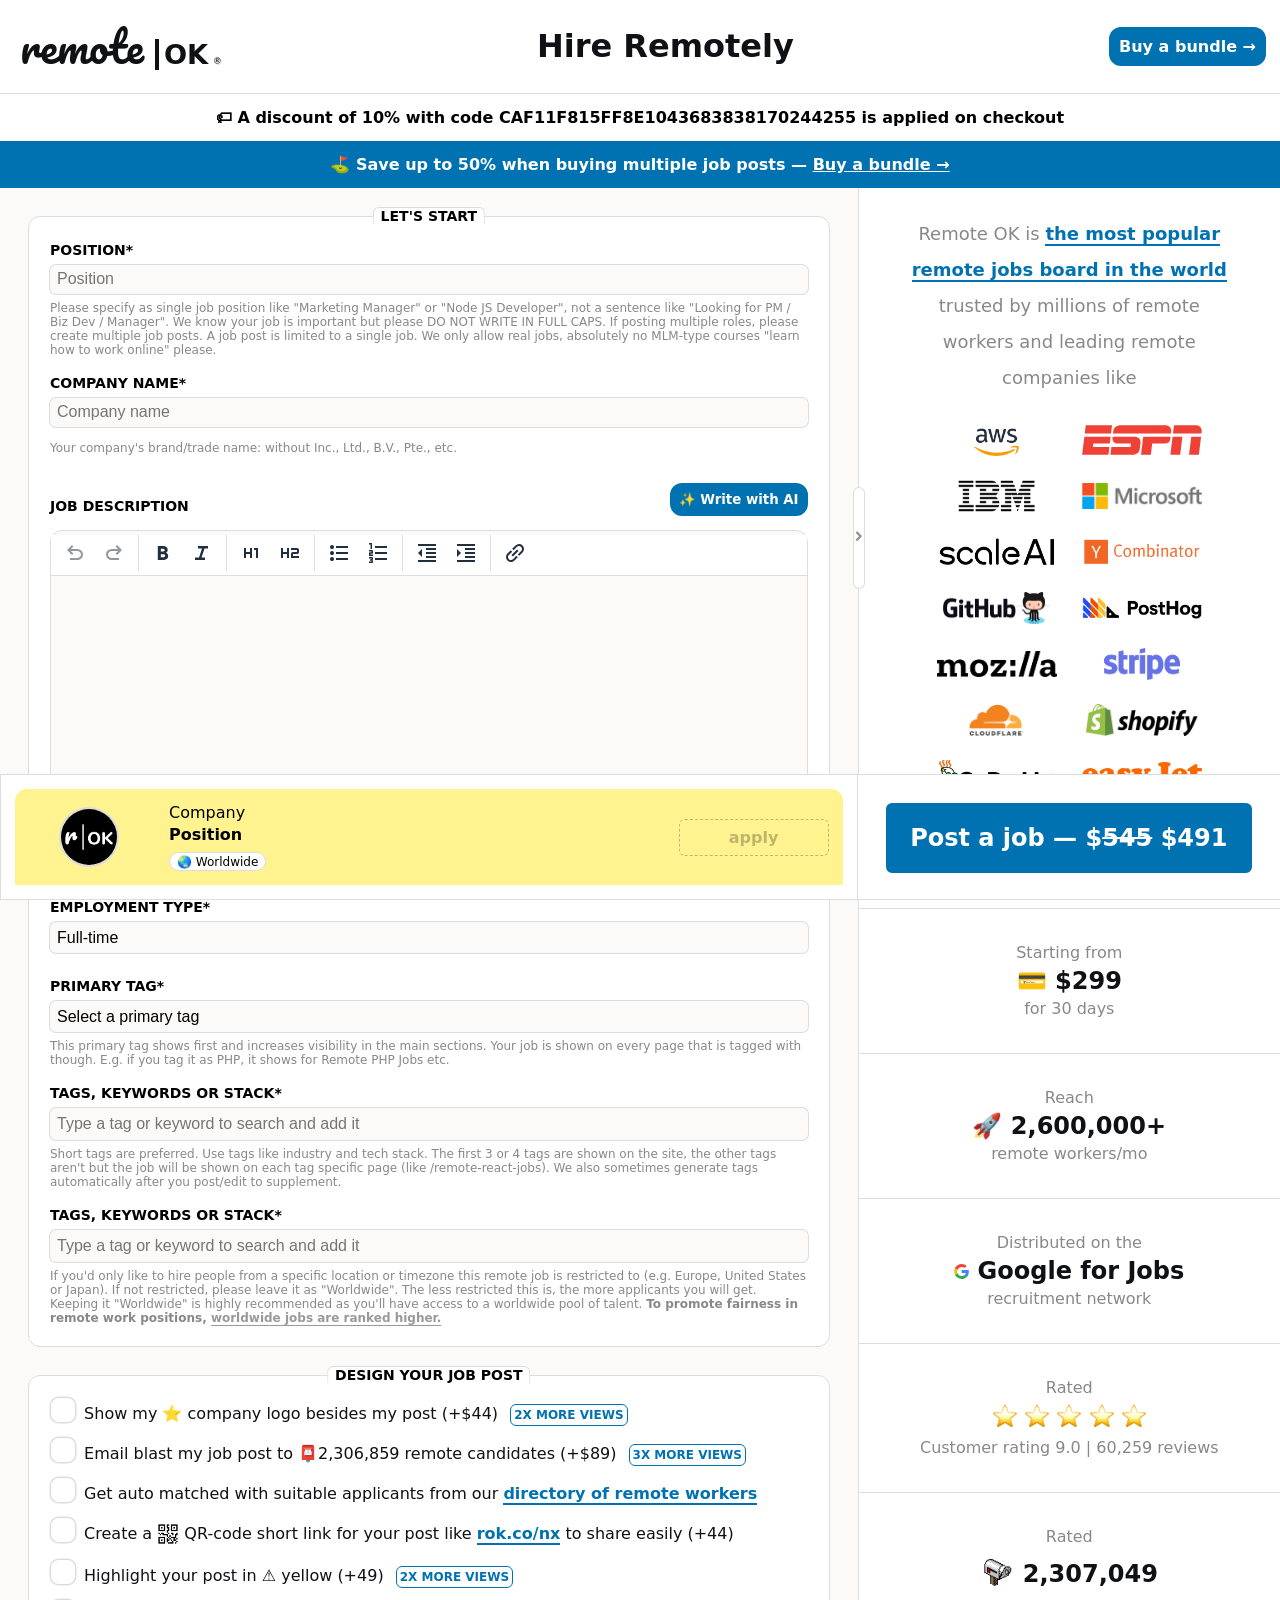
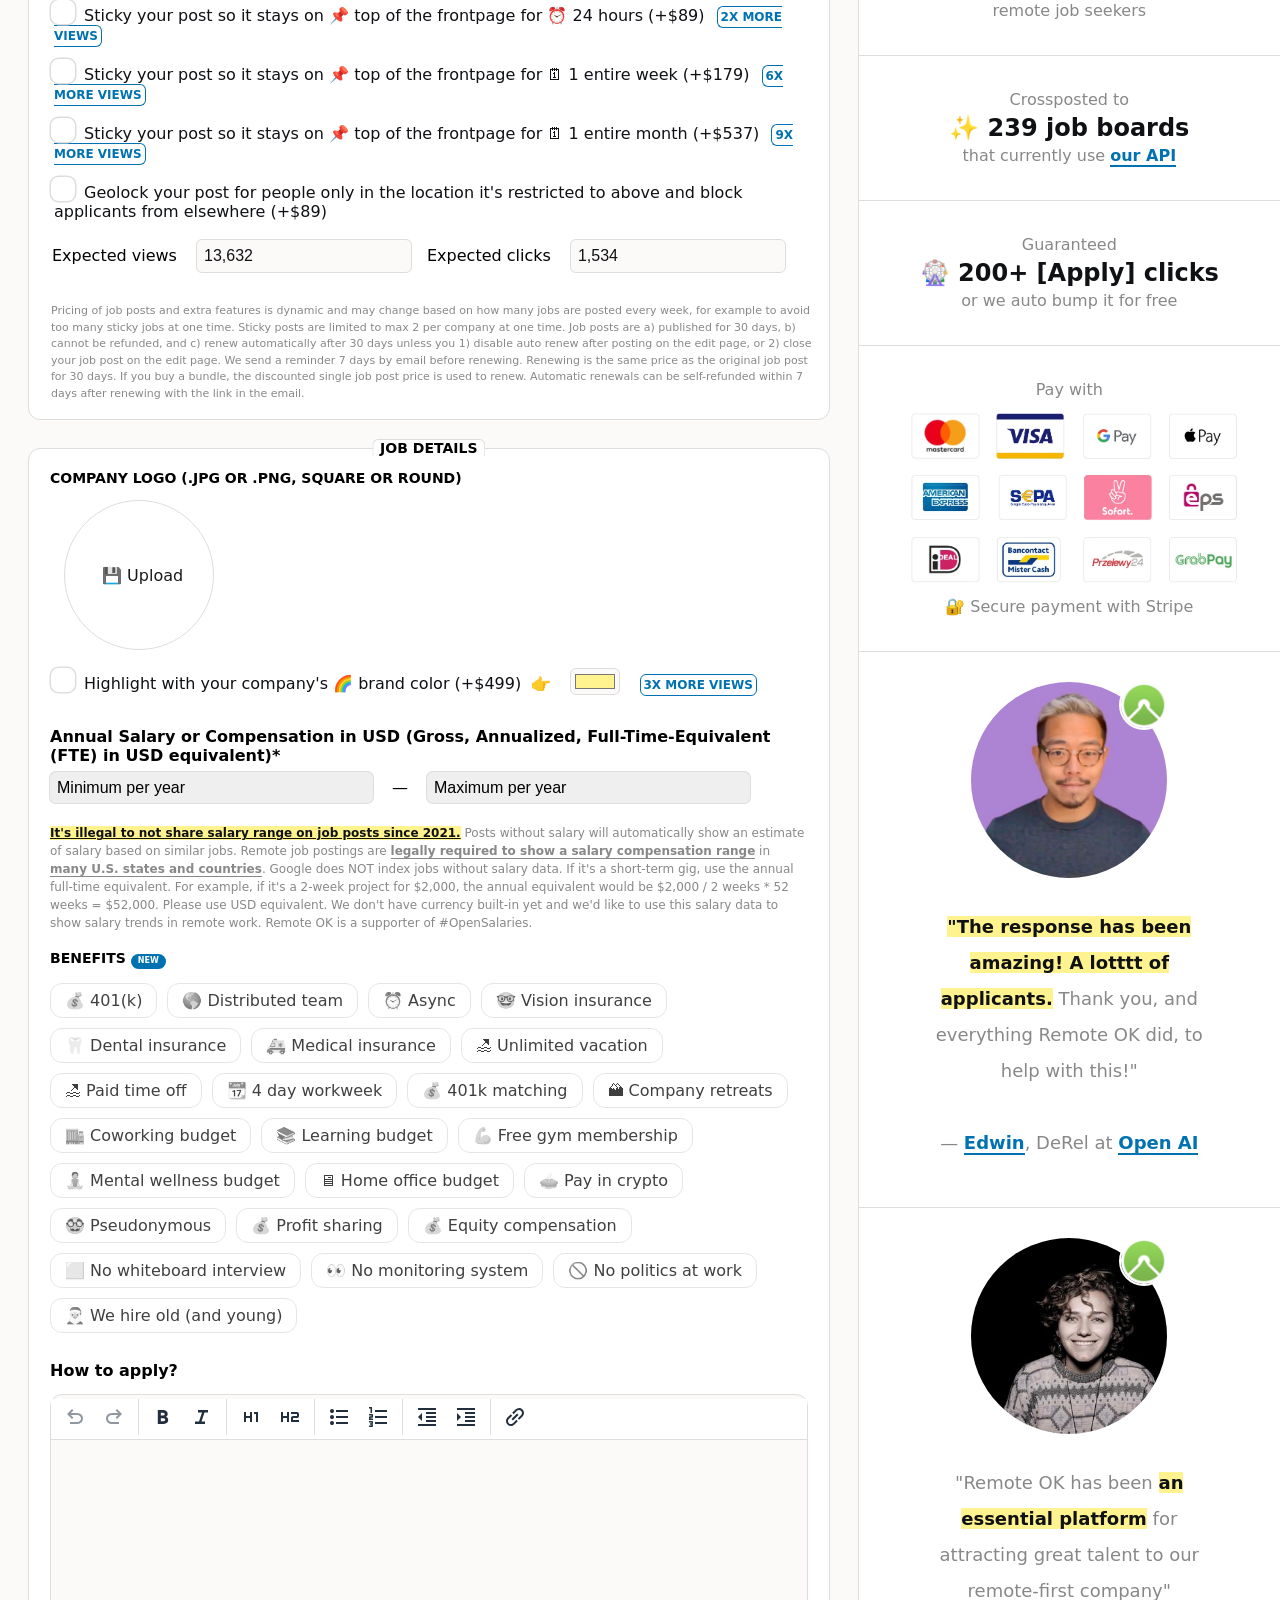
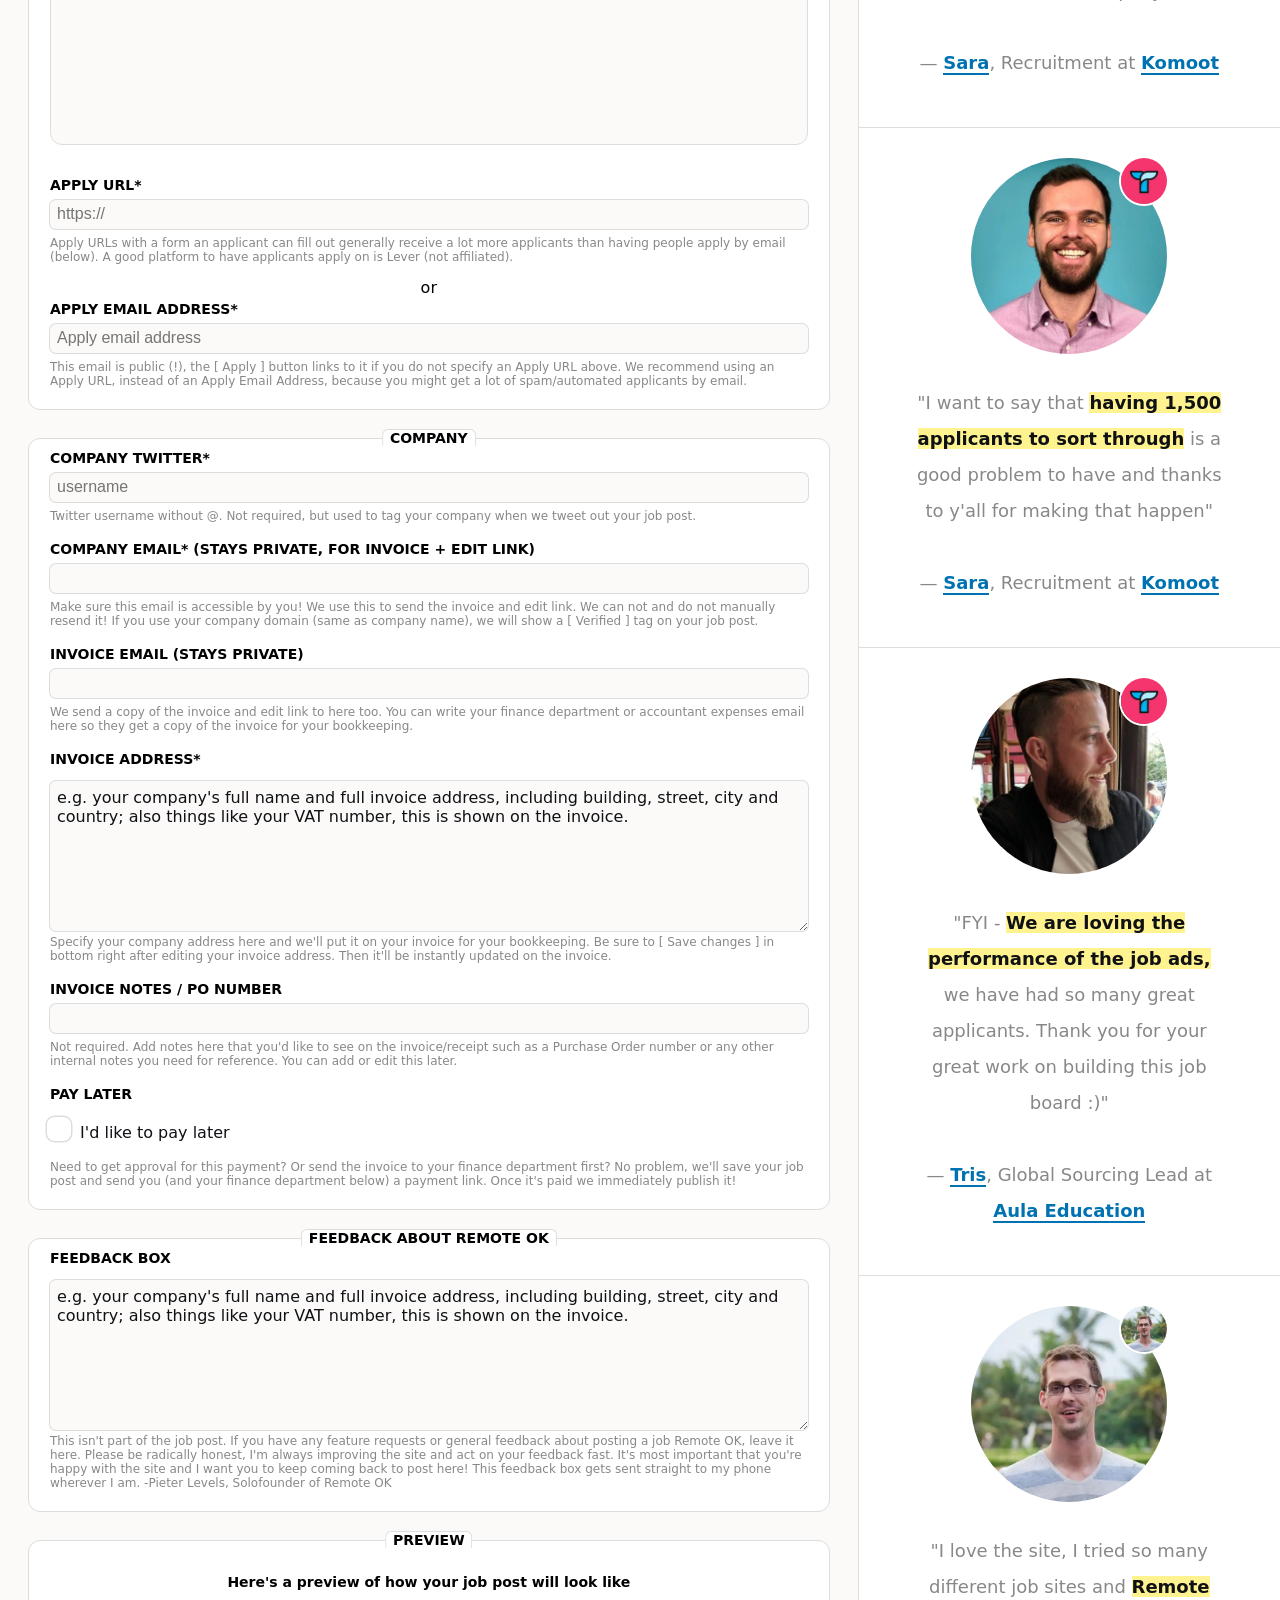
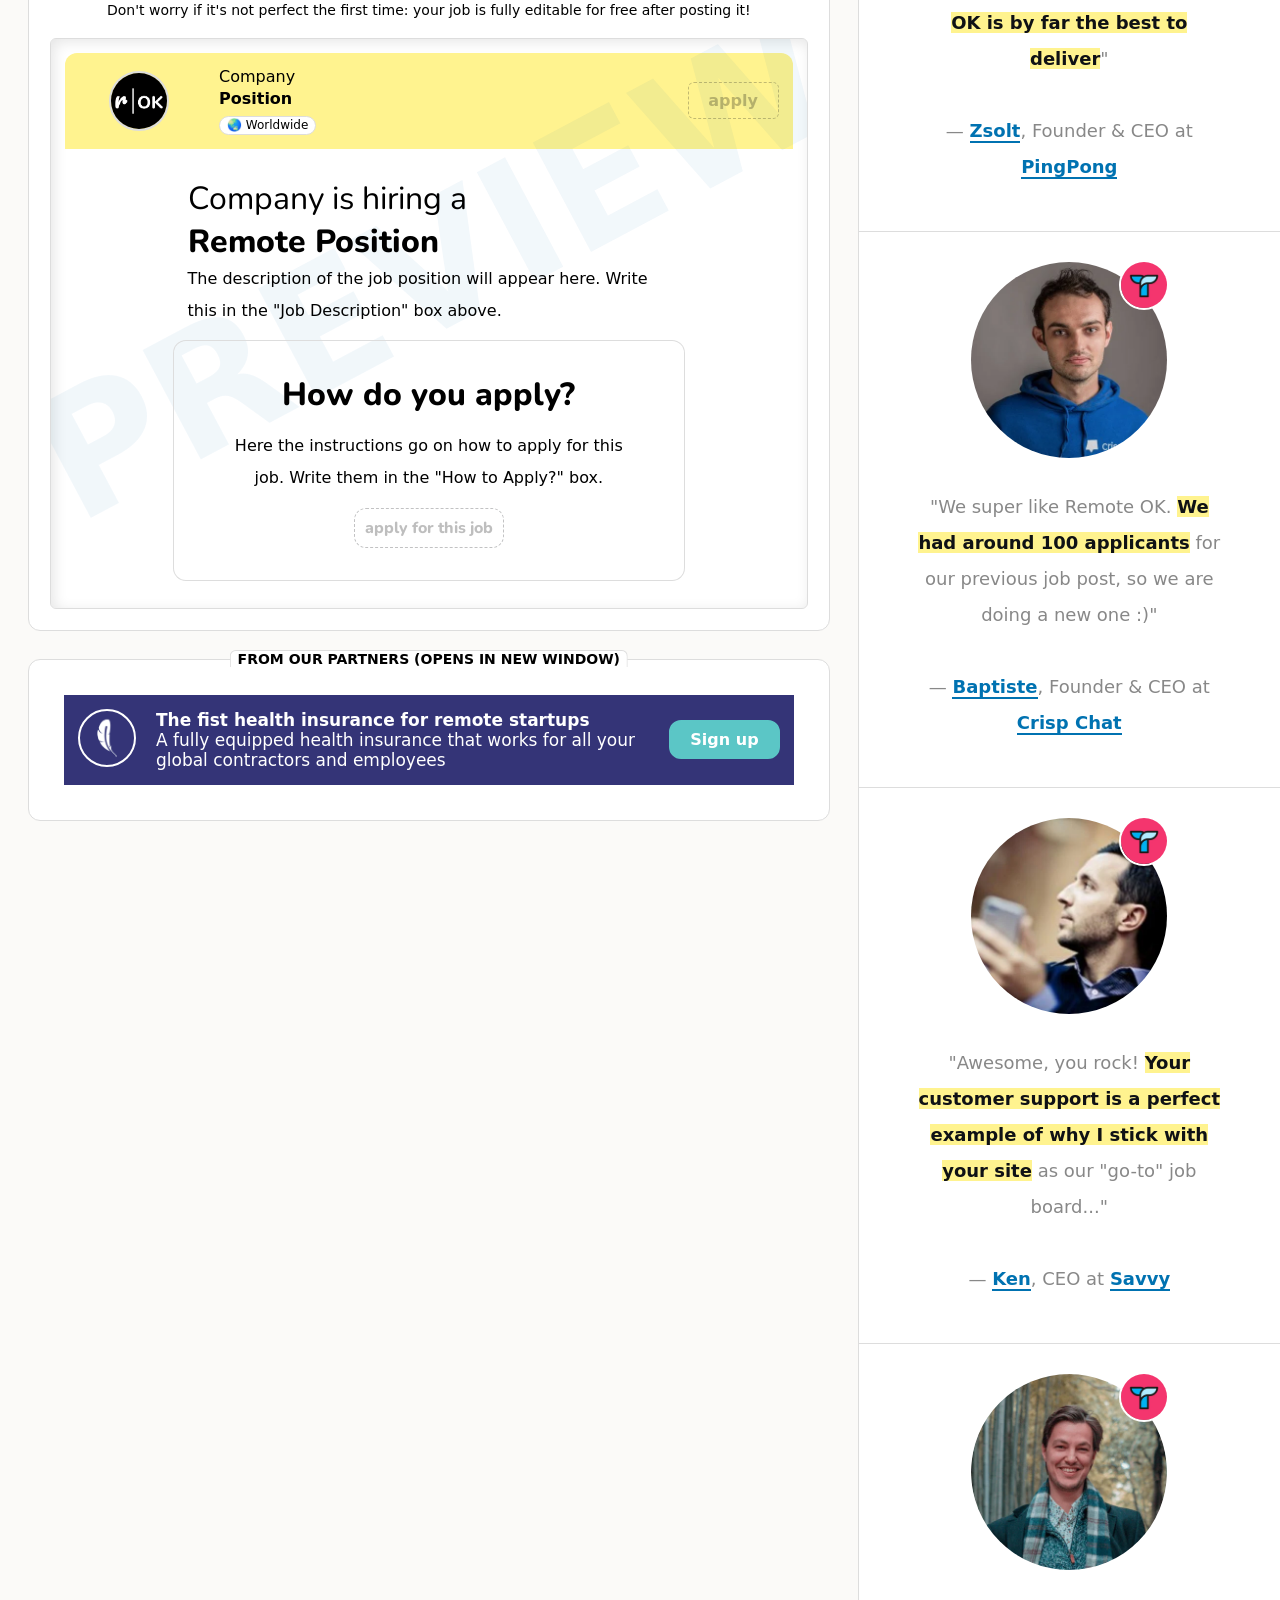
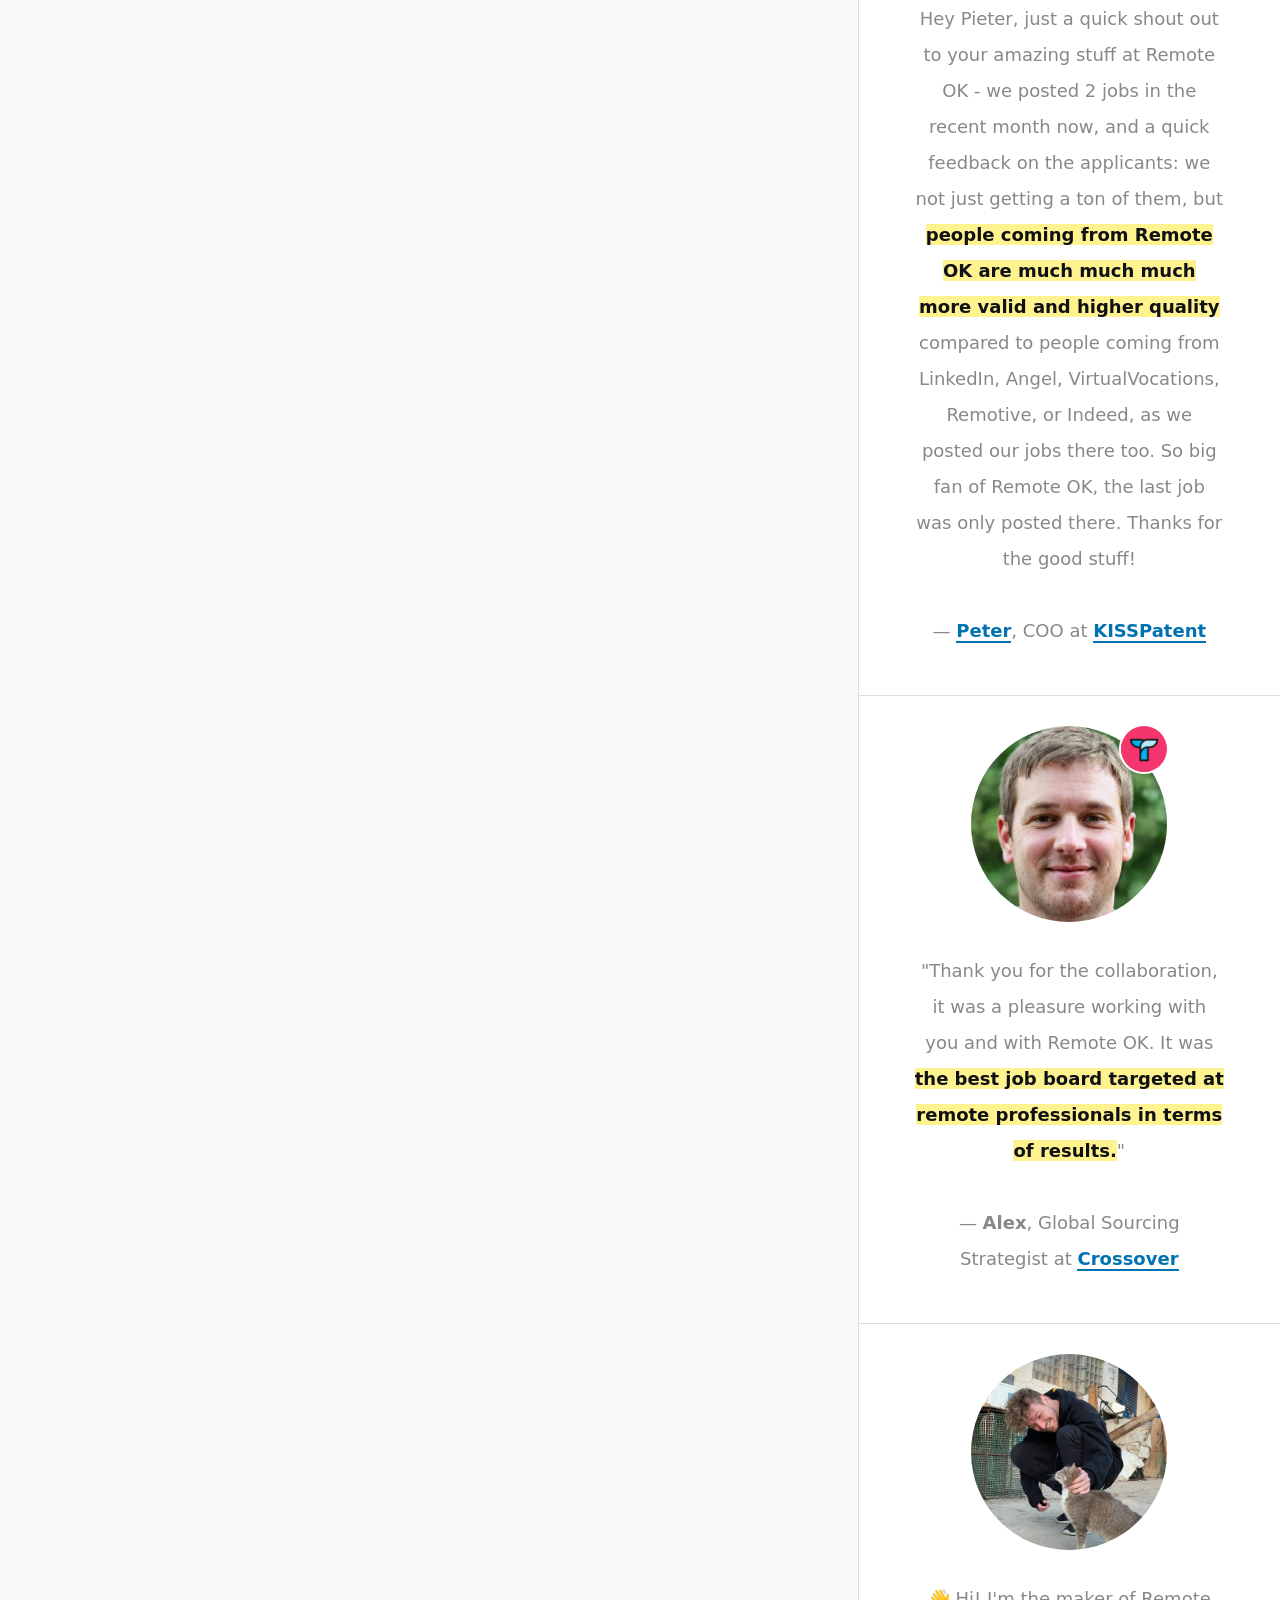
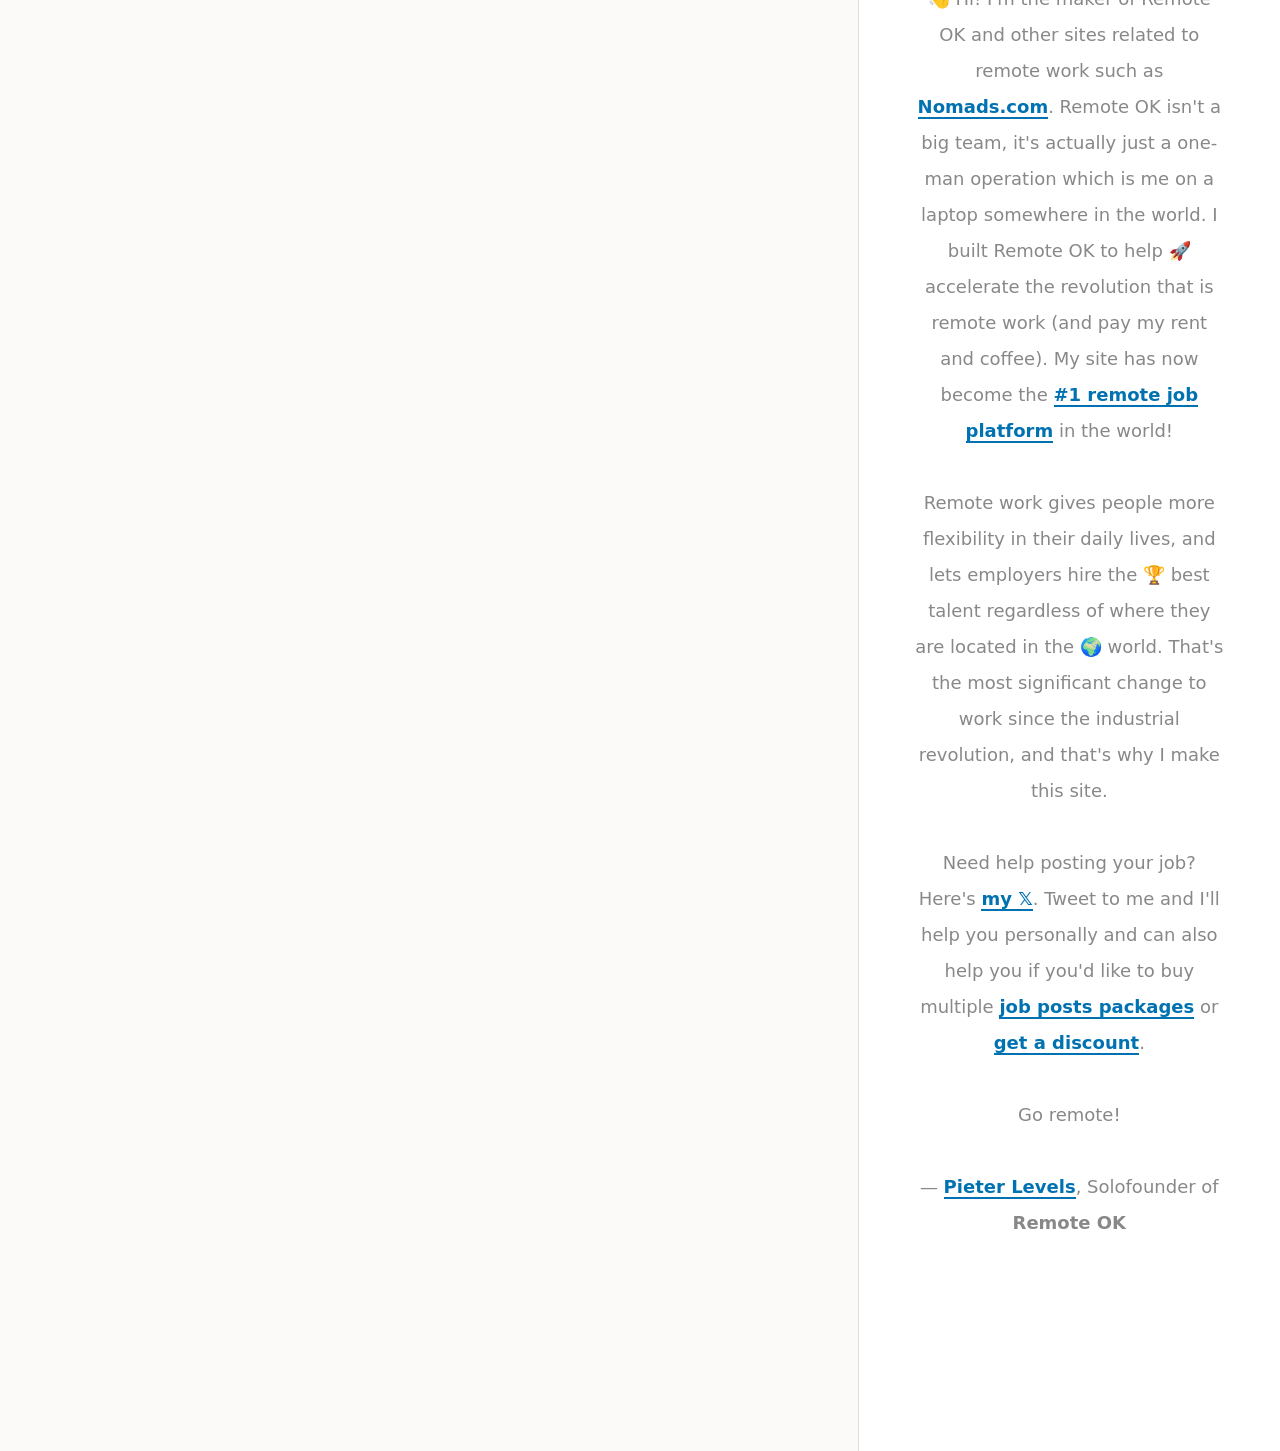
<file: pages/post_job.html>
<!DOCTYPE html>
<html lang="en">
<head>
    <meta charset="UTF-8">
    <meta name="viewport" content="width=device-width, initial-scale=1.0">
    <title>Hire Remote</title>
    <link rel="stylesheet" href="../css/style_post_job.css">
    <link rel="preconnect" href="https://fonts.googleapis.com">
    <link rel="preconnect" href="https://fonts.gstatic.com" crossorigin>
    <link href="https://fonts.googleapis.com/css2?family=Geologica:wght,CRSV@100..900,0&family=Gravitas+One&family=IBM+Plex+Sans:ital,wght@0,100..700;1,100..700&family=Momo+Trust+Display&family=Nunito:ital,wght@0,200..1000;1,200..1000&family=Pacifico&display=swap" rel="stylesheet">
    
</head>
<body>
    <!-- nav -->
    <div class="nav-bar">
        <a href="../index.html">
            <div class="logo">
                <span class=remote>
                    remote
                </span>
                <span class="logo-ok">
                    OK
                    <span class="circle-r">®</span>
                </span>
            </div>
        </a>
        <h1 class="nav-bar-h1">
            <a href="../index.html">Hire Remotely</a>
        </h1>
        <div class="btn buy b-blue-hover">
            Buy a bundle →
        </div>
    </div>
    
     <!-- //nav -->
    <div class="promo-code">
        🏷 A discount of 10% with code CAF11F815FF8E1043683838170244255 is applied on checkout
    </div>
    <div class="discount">
        ⛳️ Save up to 50% when buying multiple job posts — <a href="#">Buy a bundle →</a>
    </div>


    <!-- main content -->
    <div class="big-container">

        <!-- left-container -->
        <div class="container-left" id="left-container">

            <div class="left-info">
                <div class="left-info-position">
                    <div class="header-label">
                        let's start
                    </div>
                    <div class="position-title">
                        POSITION*
                    </div>
                    <input type="text" placeholder="Position" class="position-input focus-red-outline">
                    <p class="position-text">
                        Please specify as single job position like "Marketing Manager" or "Node JS Developer", not a sentence like "Looking for PM / Biz Dev / Manager". We know your job is important but please DO NOT WRITE IN FULL CAPS. If posting multiple roles, please create multiple job posts. A job post is limited to a single job. We only allow real jobs, absolutely no MLM-type courses "learn how to work online" please.
                    </p>
                </div>
                
                <div class="left-info-company">
                    <div class="company-title">
                        COMPANY NAME*
                    </div>
                    <input type="text" placeholder="Company name" class="company-input focus-red-outline">
                    <p class="company-text">
                        Your company's brand/trade name: without Inc., Ltd., B.V., Pte., etc.
                    </p>
                </div>

                <div class="left-info-description">
                    <div class="title-btn-wrapper">
                        <div class="description-title">
                            JOB DESCRIPTION
                        </div>
                        <div class="btn description-btn b-blue-hover">
                            ✨ Write with AI
                        </div>
                    </div>
                    <div class="edit-container">
                        <div class="upper-container">
                            <div class="div-tools">
                                <img src="../images/undo.svg" alt="undo">
                                <img src="../images/redo.svg" alt="redo">
                            </div>
                            <div class="div-tools">
                                <img src="../images/bold.svg" alt="bold">
                                <img src="../images/italic.svg" alt="italic">
                            </div>
                            <div class="div-tools">
                                <img src="../images/h1.svg" alt="h1">
                                <img src="../images/h2.svg" alt="h2">
                            </div>
                            <div class="div-tools">
                                <img src="../images/bullet-point.svg" alt="list-bullet">
                                <img src="../images/bullet-num.svg" alt="list-number">
                            </div>
                            <div class="div-tools">
                                <img src="../images/decrease.svg" alt="decrease-indent">
                                <img src="../images/increase.svg" alt="increase-indent">
                            </div>
                            <div class="div-tools" style="border-right: none;">
                                <img src="../images/clip2.svg" alt="clip">
                            </div>
                        </div>

                        <div class="lower-container">

                        </div>
                    </div>
                </div>

                <div class="left-info-company">
                    <div class="company-title">
                        EMPLOYMENT TYPE*
                    </div>
                    <select name="employment-type" class="select-employment focus-red-outline">
                        <option selected value="default">Full-time</option>
                        <option value="part-time">Part-time</option>
                        <option value="contractor">Contractor</option>
                        <option value="temporary">Temporary</option>
                        <option value="internship">Internship</option>
                        <option value="perdiem">Per diem</option>
                        <option value="volunteer">Volunteer</option>
                        <option value="onsite">Onsite</option>
                    </select>
                </div>

                <div class="left-info-company">
                    <div class="company-title">
                        PRIMARY TAG*
                    </div>
                    <select name="employment-type" class="select-employment focus-red-outline">
                        <option selected value="default">Select a primary tag</option>
                        <option value="software">Software Development</option>
                        <option value="customer-spp">Customer Support</option>
                        <option value="sale">Sales</option>
                        <option value="marketing">Marketing</option>
                        <option value="design">Design</option>
                        <option value="front">Front End</option>
                        <option value="back">Back End</option>
                        <option value="legal">Legal</option>
                        <option value="testing">Testing</option>
                        <option value="assurance">Quality Assurance</option>
                        <option value="non-tech">Non-Tech</option>
                        <option value="other">Other</option>
                    </select>
                    <p class="company-text">
                        This primary tag shows first and increases visibility in the main sections. Your job is shown on every page that is tagged with though. E.g. if you tag it as PHP, it shows for Remote PHP Jobs etc.
                    </p>
                </div>

                <div class="search-big-box">
                    <div class="company-title">
                        TAGS, KEYWORDS OR STACK*
                    </div>
                    <input type="text" placeholder="Type a tag or keyword to search and add it" class="search-box focus-red-outline">
                    <ul class="search-menu">
                        <li><a href="#">🎧 Support</a></li>
                        <li><a href="#">🤓 Engineer</a></li>
                        <li><a href="#">🤓 Software</a></li>
                        <li><a href="#">👵 Senior</a></li>
                        <li><a href="#">🛠 Technical</a></li>
                        <li><a href="#">💼 Management</a></li>
                        <li><a href="#">🚀 Growth</a></li>
                        <li><a href="#">👩‍✈️ Lead</a></li>
                        <li><a href="#">🎨 Design</a></li>
                        <li><a href="#">💼 Manager</a></li>
                        <li><a href="#">💼 Sales</a></li>
                        <li><a href="#">💰 Financial</a></li>
                        <li><a href="#">🚥 Marketing</a></li>
                        <li><a href="#">🔑 Security</a></li>
                        <li><a href="#">♾️ Operations</a></li>
                        <li><a href="#">☁️ Cloud</a></li>
                        <li><a href="#">♾️ System</a></li>
                        <li><a href="#">♾️ Operational</a></li>
                        <li><a href="#">💼 Strategy</a></li>
                        <li><a href="#">💼 Leader</a></li>
                        <li><a href="#">🤓 Code</a></li>
                        <li><a href="#">🔌 Non Tech</a></li>
                        <li><a href="#">👨‍🏫 Training</a></li>
                        <li><a href="#">✍️ Content</a></li>
                    </ul>
                    <p class="company-text">
                        Short tags are preferred. Use tags like industry and tech stack. The first 3 or 4 tags are shown on the site, the other tags aren't but the job will be shown on each tag specific page (like /remote-react-jobs). We also sometimes generate tags automatically after you post/edit to supplement.
                    </p>
                </div>

                <div class="search-big-box">
                    <div class="company-title">
                        TAGS, KEYWORDS OR STACK*
                    </div>
                    <input type="text" placeholder="Type a tag or keyword to search and add it" class="search-box focus-red-outline">
                    <ul class="search-menu">
                        <li class="group">Regions</li>
                        <li><a href="#">🌏 Worldwide</a></li>
                        <li><a href="#">⛰️ North America</a></li>
                        <li><a href="#">💃 Latin America</a></li>
                        <li class="group">🇪🇺 Europe</li>
                        <li><a href="#">🦁 Africa</a></li>
                        <li><a href="#">🕌 Middle East</a></li>
                        <li><a href="#">⛩ Asia</a></li>
                        <li><a href="#">🌊 Oceania</a></li>
                        <li class="group">Countries</li>
                        <li><a href="#">🇰🇭 Cambodia</a></li>
                        <li><a href="#">🇺🇸 United States</a></li>
                        <li><a href="#">🇨🇦 Canada</a></li>
                        <li><a href="#">🇬🇧 United Kingdom</a></li>
                    </ul>
                    <p class="company-text">
                        If you'd only like to hire people from a specific location or timezone this remote job is restricted to (e.g. Europe, United States or Japan). If not restricted, please leave it as "Worldwide". The less restricted this is, the more applicants you will get. Keeping it "Worldwide" is highly recommended as you'll have access to a worldwide pool of talent. <strong>To promote fairness in remote work positions, <a href="#">worldwide jobs are ranked higher.</a></strong>
                    </p>
                    </div>

            </div>
            <div class="left-design-job">
                <div class="header-label">
                    design your job post
                </div>
                <div class="design-job-checkbox">
                    <input type="checkbox" class="checkbox focus-red-outline">
                    Show my ⭐️ company logo besides my post (+$44)
                    <span class="blue-box">2X MORE VIEWS</span>
                </div>
                <div class="design-job-checkbox">
                    <input type="checkbox" class="checkbox focus-red-outline">
                    Email blast my job post to 📮2,306,859 remote candidates (+$89)
                    <span class="blue-box">3X MORE VIEWS</span>
                </div>
                <div class="design-job-checkbox">
                    <input type="checkbox" class="checkbox focus-red-outline">
                    Get auto matched with suitable applicants from our <span class="blue-link">directory of remote workers</span>
                </div>
                <div class="design-job-checkbox">
                    <input type="checkbox" class="checkbox focus-red-outline">
                    Create a
                    <img src="../images/qr_icon.webp" alt="qr-icon" width="22" style="vertical-align: middle;">
                    QR-code short link for your post like <span class="blue-link">rok.co/nx</span> to share easily (+44)
                </div>
                <div class="design-job-checkbox">
                    <input type="checkbox" class="checkbox focus-red-outline">
                    Highlight your post in ⚠️ yellow (+49)
                    <span class="blue-box">2X MORE VIEWS</span>
                </div>
                <div class="design-job-checkbox">
                    <input type="checkbox" class="checkbox focus-red-outline">
                    Sticky your post so it stays on 📌 top of the frontpage for ⏰ 24 hours (+$89)
                    <span class="blue-box">2X MORE VIEWS</span>
                </div>
                <div class="design-job-checkbox">
                    <input type="checkbox" class="checkbox focus-red-outline">
                    Sticky your post so it stays on 📌 top of the frontpage for 🗓 1 entire week (+$179) 
                    <span class="blue-box">6X MORE VIEWS</span>
                </div>
                <div class="design-job-checkbox">
                    <input type="checkbox" class="checkbox focus-red-outline">
                    Sticky your post so it stays on 📌 top of the frontpage for 🗓 1 entire month (+$537)
                    <span class="blue-box">9X MORE VIEWS</span>
                </div>
                <div class="design-job-checkbox">
                    <input type="checkbox" class="checkbox focus-red-outline">
                    Geolock your post for people only in the location it's restricted to above and block applicants from elsewhere (+$89)
                </div>

                <div class="expected-row">
                    <div>
                        Expected views
                        <input type="text" placeholder="13,632">
                    </div>
                    <div>
                        Expected clicks
                        <input type="text" placeholder="1,534">
                    </div>
                </div>

                <p class="company-text on-design-job">
                    Pricing of job posts and extra features is dynamic and may change based on how many jobs are posted every week, for example to avoid too many sticky jobs at one time. Sticky posts are limited to max 2 per company at one time. Job posts are a) published for 30 days, b) cannot be refunded, and c) renew automatically after 30 days unless you 1) disable auto renew after posting on the edit page, or 2) close your job post on the edit page. We send a reminder 7 days by email before renewing. Renewing is the same price as the original job post for 30 days. If you buy a bundle, the discounted single job post price is used to renew. Automatic renewals can be self-refunded within 7 days after renewing with the link in the email.
                </p>
            </div>

            <div class="left-detail-job">
                <div class="header-label">
                    job details
                </div>
                <div class="detail-job-company">
                    <div class="detail-job-title">
                        Company Logo (.JPG or .PNG, SQUARE or ROUND)
                    </div>

                    <div class="detail-job-upload">
                        <input type="file" id="file-upload">
                        <label for="file-upload" class="upload-btn">
                            💾 Upload
                        </label>
                    </div>
                </div>

                <div class="detail-job-checkbox">
                    <input type="checkbox" class="checkbox focus-red-outline">
                    Highlight with your company's 🌈 brand color (+$499) &nbsp;👉
                    <input type="color" value="#fff38f" class="design-job-checkbox-color">
                    <span class="blue-box">3X MORE VIEWS</span>
                </div>

                <div class="detail-job-salary">
                    <div class="detail-job-salary-title">
                        Annual Salary or Compensation in USD (Gross, Annualized, Full-Time-Equivalent (FTE) in USD equivalent)*
                    </div>
                    <div class="detail-job-salary-select">
                        <select name="minimum" class="select-mini focus-red-outline">
                            <option value="">Minimum per year</option>
                            <option  value="10000">USD 10,000 per year</option>
                            <option  value="20000">USD 20,000 per year</option>
                            <option  value="30000">USD 30,000 per year</option>
                            <option  value="40000">USD 40,000 per year</option>
                            <option  value="50000">USD 50,000 per year</option>
                            <option  value="60000">USD 60,000 per year</option>
                            <option  value="70000">USD 70,000 per year</option>
                            <option  value="80000">USD 80,000 per year</option>
                            <option  value="90000">USD 90,000 per year</option>
                            <option  value="100000">USD 100,000 per year</option>
                            <option  value="110000">USD 110,000 per year</option>
                            <option  value="120000">USD 120,000 per year</option>
                            <option  value="130000">USD 130,000 per year</option>
                            <option  value="140000">USD 140,000 per year</option>
                            <option  value="150000">USD 150,000 per year</option>
                            <option  value="160000">USD 160,000 per year</option>
                            <option  value="170000">USD 170,000 per year</option>
                            <option  value="180000">USD 180,000 per year</option>
                            <option  value="190000">USD 190,000 per year</option>
                            <option  value="200000">USD 200,000 per year</option>
                            <option  value="210000">USD 210,000 per year</option>
                            <option  value="220000">USD 220,000 per year</option>
                            <option  value="230000">USD 230,000 per year</option>
                            <option  value="240000">USD 240,000 per year</option>
                            <option  value="250000">USD 250,000 per year</option>
                            <option  value="260000">USD 260,000 per year</option>
                            <option  value="270000">USD 270,000 per year</option>
                            <option  value="280000">USD 280,000 per year</option>
                            <option  value="290000">USD 290,000 per year</option>
                            <option  value="300000">USD 300,000 per year</option>
                            <option  value="310000">USD 310,000 per year</option>
                            <option  value="320000">USD 320,000 per year</option>
                            <option  value="330000">USD 330,000 per year</option>
                            <option  value="340000">USD 340,000 per year</option>
                            <option  value="350000">USD 350,000 per year</option>
                            <option  value="360000">USD 360,000 per year</option>
                            <option  value="370000">USD 370,000 per year</option>
                            <option  value="380000">USD 380,000 per year</option>
                            <option  value="390000">USD 390,000 per year</option>
                            <option  value="400000">USD 400,000 per year</option>
                            <option  value="410000">USD 410,000 per year</option>
                            <option  value="420000">USD 420,000 per year</option>
                            <option  value="430000">USD 430,000 per year</option>
                            <option  value="440000">USD 440,000 per year</option>
                            <option  value="450000">USD 450,000 per year</option>
                            <option  value="460000">USD 460,000 per year</option>
                            <option  value="470000">USD 470,000 per year</option>
                            <option  value="480000">USD 480,000 per year</option>
                            <option  value="490000">USD 490,000 per year</option>
                            <option  value="500000">USD 500,000 per year</option>
                            <option  value="510000">USD 510,000 per year</option>
                            <option  value="520000">USD 520,000 per year</option>
                            <option  value="530000">USD 530,000 per year</option>
                            <option  value="540000">USD 540,000 per year</option>
                            <option  value="550000">USD 550,000 per year</option>
                            <option  value="560000">USD 560,000 per year</option>
                            <option  value="570000">USD 570,000 per year</option>
                            <option  value="580000">USD 580,000 per year</option>
                            <option  value="590000">USD 590,000 per year</option>
                            <option  value="600000">USD 600,000 per year</option>
                            <option  value="610000">USD 610,000 per year</option>
                            <option  value="620000">USD 620,000 per year</option>
                            <option  value="630000">USD 630,000 per year</option>
                            <option  value="640000">USD 640,000 per year</option>
                            <option  value="650000">USD 650,000 per year</option>
                            <option  value="660000">USD 660,000 per year</option>
                            <option  value="670000">USD 670,000 per year</option>
                            <option  value="680000">USD 680,000 per year</option>
                            <option  value="690000">USD 690,000 per year</option>
                            <option  value="700000">USD 700,000 per year</option>
                            <option  value="710000">USD 710,000 per year</option>
                            <option  value="720000">USD 720,000 per year</option>
                            <option  value="730000">USD 730,000 per year</option>
                            <option  value="740000">USD 740,000 per year</option>
                            <option  value="750000">USD 750,000 per year</option>
                        </select>
                        —
                        <select name="maxmimum" class="select-max focus-red-outline">
                            <option value="">Maximum per year</option>
                            <option  value="10000">USD 10,000 per year</option>
                            <option  value="20000">USD 20,000 per year</option>
                            <option  value="30000">USD 30,000 per year</option>
                            <option  value="40000">USD 40,000 per year</option>
                            <option  value="50000">USD 50,000 per year</option>
                            <option  value="60000">USD 60,000 per year</option>
                            <option  value="70000">USD 70,000 per year</option>
                            <option  value="80000">USD 80,000 per year</option>
                            <option  value="90000">USD 90,000 per year</option>
                            <option  value="100000">USD 100,000 per year</option>
                            <option  value="110000">USD 110,000 per year</option>
                            <option  value="120000">USD 120,000 per year</option>
                            <option  value="130000">USD 130,000 per year</option>
                            <option  value="140000">USD 140,000 per year</option>
                            <option  value="150000">USD 150,000 per year</option>
                            <option  value="160000">USD 160,000 per year</option>
                            <option  value="170000">USD 170,000 per year</option>
                            <option  value="180000">USD 180,000 per year</option>
                            <option  value="190000">USD 190,000 per year</option>
                            <option  value="200000">USD 200,000 per year</option>
                            <option  value="210000">USD 210,000 per year</option>
                            <option  value="220000">USD 220,000 per year</option>
                            <option  value="230000">USD 230,000 per year</option>
                            <option  value="240000">USD 240,000 per year</option>
                            <option  value="250000">USD 250,000 per year</option>
                            <option  value="260000">USD 260,000 per year</option>
                            <option  value="270000">USD 270,000 per year</option>
                            <option  value="280000">USD 280,000 per year</option>
                            <option  value="290000">USD 290,000 per year</option>
                            <option  value="300000">USD 300,000 per year</option>
                            <option  value="310000">USD 310,000 per year</option>
                            <option  value="320000">USD 320,000 per year</option>
                            <option  value="330000">USD 330,000 per year</option>
                            <option  value="340000">USD 340,000 per year</option>
                            <option  value="350000">USD 350,000 per year</option>
                            <option  value="360000">USD 360,000 per year</option>
                            <option  value="370000">USD 370,000 per year</option>
                            <option  value="380000">USD 380,000 per year</option>
                            <option  value="390000">USD 390,000 per year</option>
                            <option  value="400000">USD 400,000 per year</option>
                            <option  value="410000">USD 410,000 per year</option>
                            <option  value="420000">USD 420,000 per year</option>
                            <option  value="430000">USD 430,000 per year</option>
                            <option  value="440000">USD 440,000 per year</option>
                            <option  value="450000">USD 450,000 per year</option>
                            <option  value="460000">USD 460,000 per year</option>
                            <option  value="470000">USD 470,000 per year</option>
                            <option  value="480000">USD 480,000 per year</option>
                            <option  value="490000">USD 490,000 per year</option>
                            <option  value="500000">USD 500,000 per year</option>
                            <option  value="510000">USD 510,000 per year</option>
                            <option  value="520000">USD 520,000 per year</option>
                            <option  value="530000">USD 530,000 per year</option>
                            <option  value="540000">USD 540,000 per year</option>
                            <option  value="550000">USD 550,000 per year</option>
                            <option  value="560000">USD 560,000 per year</option>
                            <option  value="570000">USD 570,000 per year</option>
                            <option  value="580000">USD 580,000 per year</option>
                            <option  value="590000">USD 590,000 per year</option>
                            <option  value="600000">USD 600,000 per year</option>
                            <option  value="610000">USD 610,000 per year</option>
                            <option  value="620000">USD 620,000 per year</option>
                            <option  value="630000">USD 630,000 per year</option>
                            <option  value="640000">USD 640,000 per year</option>
                            <option  value="650000">USD 650,000 per year</option>
                            <option  value="660000">USD 660,000 per year</option>
                            <option  value="670000">USD 670,000 per year</option>
                            <option  value="680000">USD 680,000 per year</option>
                            <option  value="690000">USD 690,000 per year</option>
                            <option  value="700000">USD 700,000 per year</option>
                            <option  value="710000">USD 710,000 per year</option>
                            <option  value="720000">USD 720,000 per year</option>
                            <option  value="730000">USD 730,000 per year</option>
                            <option  value="740000">USD 740,000 per year</option>
                            <option  value="750000">USD 750,000 per year</option>
                        </select>
                        <p>
                            <span class="yellow-span">It's illegal to not share salary range on job posts since 2021.</span> Posts without salary will automatically show an estimate of salary based on similar jobs. Remote job postings are <span class="span-text-grey">legally required to show a salary compensation range</span> in <span class="span-text-grey">many U.S. states and countries</span>. Google does NOT index jobs without salary data. If it's a short-term gig, use the annual full-time equivalent. For example, if it's a 2-week project for $2,000, the annual equivalent would be $2,000 / 2 weeks * 52 weeks = $52,000. Please use USD equivalent. We don't have currency built-in yet and we'd like to use this salary data to show salary trends in remote work. Remote OK is a supporter of #OpenSalaries.
                        </p>
                    </div>

                    <div class="detail-job-benefit">
                        <div class="detail-job-benefit-title">
                            benefits
                            <span class="blue-btn">new</span>
                        </div>
                        <div class="benefit-label-wrapper">
                            <div class="benefit-label">
                                💰 401(k)
                            </div>
                            <div class="benefit-label">🌎 Distributed team</div>
                            <div class="benefit-label">⏰ Async</div>
                            <div class="benefit-label">🤓 Vision insurance</div>
                            <div class="benefit-label">🦷 Dental insurance</div>
                            <div class="benefit-label">🚑 Medical insurance</div>
                            <div class="benefit-label">🏖 Unlimited vacation</div>
                            <div class="benefit-label">🏖 Paid time off</div>
                            <div class="benefit-label">📆 4 day workweek</div>
                            <div class="benefit-label">💰 401k matching</div>
                            <div class="benefit-label">🏔 Company retreats</div>
                            <div class="benefit-label">🏬 Coworking budget</div>
                            <div class="benefit-label">📚 Learning budget</div>
                            <div class="benefit-label">💪 Free gym membership</div>
                            <div class="benefit-label">🧘 Mental wellness budget</div>
                            <div class="benefit-label">🖥 Home office budget</div>
                            <div class="benefit-label">🥧 Pay in crypto</div>
                            <div class="benefit-label">🥸 Pseudonymous</div>
                            <div class="benefit-label">💰 Profit sharing</div>
                            <div class="benefit-label">💰 Equity compensation</div>
                            <div class="benefit-label">⬜️ No whiteboard interview</div>
                            <div class="benefit-label">👀 No monitoring system</div>
                            <div class="benefit-label">🚫 No politics at work</div>
                            <div class="benefit-label">🎅 We hire old (and young)</div>
                        </div>
                    </div>

                </div>
                <div class="apply">
                    <div class="apply-title">
                        How to apply?
                    </div>
                    <div class="edit-container">
                        <div class="upper-container">
                            <div class="div-tools">
                                <img src="../images/undo.svg" alt="undo">
                                <img src="../images/redo.svg" alt="redo">
                            </div>
                            <div class="div-tools">
                                <img src="../images/bold.svg" alt="bold">
                                <img src="../images/italic.svg" alt="italic">
                            </div>
                            <div class="div-tools">
                                <img src="../images/h1.svg" alt="h1">
                                <img src="../images/h2.svg" alt="h2">
                            </div>
                            <div class="div-tools">
                                <img src="../images/bullet-point.svg" alt="list-bullet">
                                <img src="../images/bullet-num.svg" alt="list-number">
                            </div>
                            <div class="div-tools">
                                <img src="../images/decrease.svg" alt="decrease-indent">
                                <img src="../images/increase.svg" alt="increase-indent">
                            </div>
                            <div class="div-tools" style="border-right: none;">
                                <img src="../images/clip2.svg" alt="clip">
                            </div>
                        </div>

                        <div class="lower-container">

                        </div>
                    </div>
                    
                </div>

                <div class="left-info-position">
                    <div class="position-title">
                        APPLY URL*
                    </div>
                    <input type="text" placeholder="https://" class="position-input focus-red-outline">
                    <p class="position-text">
                        Apply URLs with a form an applicant can fill out generally receive a lot more applicants than having people apply by email (below). A good platform to have applicants apply on is Lever (not affiliated).
                    </p>
                </div>
                
                <p class="p-or">or</p>

                <div class="left-info-position" style="padding-top: 0;">
                    <div class="position-title">
                        APPLY EMAIL ADDRESS*
                    </div>
                    <input type="text" placeholder="Apply email address" class="position-input focus-red-outline">
                    <p class="position-text">
                        This email is public (!), the [ Apply ] button links to it if you do not specify an Apply URL above. We recommend using an Apply URL, instead of an Apply Email Address, because you might get a lot of spam/automated applicants by email.
                    </p>
                </div>

            </div>

            <div class="left-company">
                <!-- compamy twitter -->
                <div class="header-label">
                    Company
                </div>
                <div class="left-info-position" style="padding-top: 0;">
                    <div class="position-title">
                        COMPANY TWITTER*
                    </div>
                    <input type="text" placeholder="username" class="position-input focus-red-outline">
                    <p class="position-text">
                        Twitter username without @. Not required, but used to tag your company when we tweet out your job post.
                    </p>
                </div>
                <!-- //compamy twitter -->

                <!-- company email -->
                <div class="left-info-position" style="padding-top: 0;">
                    <div class="position-title">
                        COMPANY EMAIL* (STAYS PRIVATE, FOR INVOICE + EDIT LINK)
                    </div>
                    <input type="text" class="position-input focus-red-outline">
                    <p class="position-text">
                        Make sure this email is accessible by you! We use this to send the invoice and edit link. We can not and do not manually resend it! If you use your company domain (same as company name), we will show a [ Verified ] tag on your job post.
                    </p>
                </div>
                <!-- //company email -->

                <!-- invoice email -->
                <div class="left-info-position" style="padding-top: 0;">
                    <div class="position-title">
                        Invoice email (stays private)
                    </div>
                    <input type="text" class="position-input focus-red-outline">
                    <p class="position-text">
                        We send a copy of the invoice and edit link to here too. You can write your finance department or accountant expenses email here so they get a copy of the invoice for your bookkeeping.
                    </p>   
                </div>
                <!-- //invoice email -->

                <!-- invoice address -->
                <div class="left-info-position" style="padding-top: 0;">
                    <div class="position-title">
                        Invoice address*
                    </div>
                    <textarea name="text-area" class="text-area focus-red-outline" placeholder="e.g. your company's full name and full invoice address, including building, street, city and country; also things like your VAT number, this is shown on the invoice."></textarea>
                    <p class="position-text">
                        Specify your company address here and we'll put it on your invoice for your bookkeeping. Be sure to [ Save changes ] in bottom right after editing your invoice address. Then it'll be instantly updated on the invoice.
                    </p>        
                </div>
                <!-- //invoice address -->

                <!-- invoice notes -->
                <div class="left-info-position" style="padding-top: 0;">
                    <div class="position-title">
                        Invoice notes / PO number
                    </div>
                    <input type="text" class="position-input focus-red-outline">
                    <p class="position-text">
                        Not required. Add notes here that you'd like to see on the invoice/receipt such as a Purchase Order number or any other internal notes you need for reference. You can add or edit this later.
                    </p>
                </div>
                <!-- //invoice notes -->

                <!-- pay later -->
                <div class="left-info-position" style="padding-top: 0;">
                    <div class="position-title">
                        Pay later
                    </div>
                    <div class="detail-job-checkbox pay-later">
                        <input type="checkbox" class="checkbox focus-red-outline">
                        I'd like to pay later
                    </div>
                    <p class="position-text">
                        Need to get approval for this payment? Or send the invoice to your finance department first? No problem, we'll save your job post and send you (and your finance department below) a payment link. Once it's paid we immediately publish it!
                    </p>        
                </div>
                <!-- //pay later -->
            </div>

            <div class="left-feedback">
                <div class="header-label">
                    feedback about remote ok
                </div>
                <!-- feedback box -->
                <div class="left-info-position" style="padding-top: 0;">
                    <div class="position-title">
                        feedback box
                    </div>
                    <textarea name="text-area" class="text-area focus-red-outline" placeholder="e.g. your company's full name and full invoice address, including building, street, city and country; also things like your VAT number, this is shown on the invoice."></textarea>
                    <p class="position-text">
                         This isn't part of the job post. If you have any feature requests or general feedback about posting a job Remote OK, leave it here. Please be radically honest, I'm always improving the site and act on your feedback fast. It's most important that you're happy with the site and I want you to keep coming back to post here! This feedback box gets sent straight to my phone wherever I am. -Pieter Levels, Solofounder of Remote OK
                    </p>
                </div>
                <!-- //feedback box -->
            </div>

            <div class="left-preview">
                <div class="header-label">
                    preview
                </div>
                <div class="preview-title">
                    <p>
                        <strong>Here's a preview of how your job post will look like</strong><br>
					    Don't worry if it's not perfect the first time: your job is fully editable for free after posting it!	
                    </p>
                    <div class="job-board">
                        <div class="preview-watermark">
                            Preview
                        </div>
                        <div class="job-board-upper">
                            <div class="job-board-title">
                                <img src="../images/logo.webp" alt="remoteok-logo" width="60" height="60">
                                <div class="logo-wrap">
                                    <div class="job-board-company">Company</div>
                                    <div class="job-board-position">Position</div>
                                    <div class="job-board-label">
                                        <div class="blank">🌏 Worldwide</div>
                                    </div>
                                </div>
                            </div>
                            <div class="job-board-btn">
                                apply
                            </div>
                        </div>
                        <div class="job-board-lower">
                            <div class="job-board-detail">
                                <div class="detail-title">Company is hiring a</div>
                                <div class="detail-subtitle">Remote Position</div>
                                <p>The description of the job position will appear here. Write this in the "Job Description" box above.</p>
                            </div>
                            <div class="job-board-apply">
                                <div class="apply-font">How do you apply?</div>
                                <p>Here the instructions go on how to apply for this job. Write them in the "How to Apply?" box.</p>
                                <div class="job-board-apply-btn">
                                    apply for this job
                                </div>
                            </div>
                        </div>
                    </div>
                </div>
            </div>

            <div class="left-preview partner">
                <div class="header-label">
                    from our partners (opens in new window)
                </div>
                <a href="#">
                    <div class="ad-row">
                        <div class="img-n-text">
                            <div>
                                <img src="../images/logo-biz-0.png" alt="ad-logo">
                            </div>
                            <div>
                                <div class="ad-title">The fist health insurance for remote startups</div>
                                <div class="ad-subtitle">A fully equipped health insurance that works for all your global contractors and employees</div>
                            </div>
                        </div>
                        <div class="btn sign-up-btn">
                            Sign up
                        </div>
                    </div>
                </a>
            </div>
        </div>

        <!-- //left container -->

        <!-- chevron to open the right container -->
        <div class="chevron to-open" id="ch-to-open">
            <img src="../images/ch-down.webp" alt="ch-open">
        </div>
        <!-- //chevron to open the right container -->


        <!-- right container -->
        <div class="container-right" id="right-container">

            <!-- chevron to close the right container -->
            <div class="chevron to-close" id="ch-to-close">
                <img src="../images/ch-down.webp" alt="ch-down">
            </div>
            <!-- //chevron to closes the right container -->


            <div class="right-text">
                Remote OK is <a href="#">the most popular remote jobs board in the world</a> trusted by millions of remote workers and leading remote companies like
            </div>
            <div class="right-logo">
                <img src="../images/aws.webp" alt="aws">
                <img src="../images/espn.svg" alt="espn">
                <img src="../images/ibm.webp" alt="ibm">
                <img src="../images/microsoft.webp" alt="microsoft">
                <img src="../images/scale-ai.webp" alt="scale-ai">
                <img src="../images/ycombinator.png" alt="y">
                <img src="../images/github.webp" alt="github">
                <img src="../images/posthog.webp" alt="posthog">
                <img src="../images/mozilla.png" alt="mozilla">
                <img src="../images/stripe.png" alt="stripe">
                <img src="../images/cloudflare.webp" alt="cloudflare">
                <img src="../images/shopify.webp" alt="shopify">
                <img src="../images/godaddy.webp" alt="godaddy">
                <img src="../images/easyjet.webp" alt="easyjet">
                <img src="../images/indeed.webp" alt="indeed">

                <div class="show-more">
                    show more
                </div>
            </div>

            <div class="right-box">
                Starting from
                <span>💳 $299</span>
                for 30 days
            </div>
            <div class="right-box">
                Reach
                <span>🚀 2,600,000+</span>
                remote workers/mo
            </div>
            <div class="right-box">
                Distributed on the
                <span>
                    <img src="../images/google-svg.svg" alt="google-svg" width="15"> 
                    Google for Jobs
                </span>
                recruitment network
            </div>
            <div class="right-box">
                Rated
                <span>
                    <img src="../images/emoji-star.webp" alt="star" width="24"> 
                    <img src="../images/emoji-star.webp" alt="star" width="24"> 
                    <img src="../images/emoji-star.webp" alt="star" width="24"> 
                    <img src="../images/emoji-star.webp" alt="star" width="24"> 
                    <img src="../images/emoji-star.webp" alt="star" width="24"> 
                </span>
                Customer rating 9.0 | 60,259 reviews
            </div>

            <div class="right-box">
                Rated
                <span class="right-box-mail">
                    <img src="../images/mail.gif" alt="mail-gif" width="42">
                    2,307,049
                </span>
                remote job seekers
            </div>

            <div class="right-box">
                Crossposted to
                <span>✨ 239 job boards</span>
                <div class="right-box-link">
                    that currently use <a href="#">our API</a>
                </div>
            </div>
            <div class="right-box">
                Guaranteed
                <span>🎡 200+ [Apply] clicks</span>
                or we auto bump it for free
            </div>
            <div class="right-box payment">
                Pay with
                <span>
                    <img src="../images/visa.webp" alt="payment-method">
                </span>
                🔐 Secure payment with Stripe
            </div>
            
            <div class="right-box pf">
                <div class="img-n-icon">
                    <img src="../images/pf-1.webp" alt="pf-1" width="200">
                    <img src="../images/green-circle.webp" alt="green-circle" width="50" class="icon-on-pf">
                </div>
                <p>
                    <span>"The response has been amazing! A lotttt of applicants.</span> Thank you, and everything Remote OK did, to help with this!"
                    <br>
                    <br>
                    — <a href="#">Edwin</a>, DeRel at <a href="#">Open AI</a>
                </p>
            </div>

            <div class="right-box pf">
                <div class="img-n-icon">
                    <img src="../images/pf-2.jpg" alt="pf-2" width="200">
                    <img src="../images/green-circle.webp" alt="green-circle" width="50" class="icon-on-pf">
                </div>
                <p>
                    "Remote OK has been <span>an essential platform</span> for attracting great talent to our remote-first company"
                    <br>
                    <br>
                    — <a href="#">Sara</a>, Recruitment at <a href="#">Komoot</a>
                </p>
            </div>

            <div class="right-box pf">
                <div class="img-n-icon">
                    <img src="../images/pf-3.webp" alt="pf-3" width="200">
                    <img src="../images/icon-red.webp" alt="red-circle" width="50" class="icon-on-pf">
                </div>
                <p>
                    "I want to say that <span>having 1,500 applicants to sort through</span> is a good problem to have and thanks to y'all for making that happen"
                    <br>
                    <br>
                    — <a href="#">Sara</a>, Recruitment at <a href="#">Komoot</a>
                </p>
            </div>

            <div class="right-box pf">
                <div class="img-n-icon">
                    <img src="../images/pf-4.webp" alt="pf-4" width="200">
                    <img src="../images/icon-red.webp" alt="red-circle" width="50" class="icon-on-pf">
                </div>
                <p>
                    "FYI - <span>We are loving the performance of the job ads,</span> we have had so many great applicants. Thank you for your great work on building this job board :)"
                    <br>
                    <br>
                    — <a href="#">Tris</a>, Global Sourcing Lead at <a href="#">Aula Education  </a>
                </p>
            </div>

            <div class="right-box pf">
                <div class="img-n-icon">
                    <img src="../images/pf-5.webp" alt="pf-5" width="200">
                    <img src="../images/pf-5.webp" alt="pf-5-icon" width="50" class="icon-on-pf">
                </div>
                <p>
                    "I love the site, I tried so many different job sites and <span>Remote OK is by far the best to deliver</span>"
                    <br>
                    <br>
                    — <a href="#">Zsolt</a>, Founder & CEO at <a href="#">PingPong</a>
                </p>
            </div>

            <div class="right-box pf">
                <div class="img-n-icon">
                    <img src="../images/pf-6.webp" alt="pf-6" width="200">
                    <img src="../images/icon-red.webp" alt="red-circle" width="50" class="icon-on-pf">
                </div>
                <p>
                    "We super like Remote OK. <span>We had around 100 applicants</span> for our previous job post, so we are doing a new one :)"
                    <br>
                    <br>
                    — <a href="#">Baptiste</a>, Founder & CEO at <a href="#">Crisp Chat</a>
                </p>
            </div>

            <div class="right-box pf">
                <div class="img-n-icon">
                    <img src="../images/pf-7.webp" alt="pf-7" width="200">
                    <img src="../images/icon-red.webp" alt="red-circle" width="50" class="icon-on-pf">
                </div>
                <p>
                    "Awesome, you rock! <span>Your customer support is a perfect example of why I stick with your site</span> as our "go-to" job board..."
                    <br>
                    <br>
                    — <a href="#">Ken</a>, CEO at <a href="#">Savvy</a>
                </p>
            </div>

            <div class="right-box pf">
                <div class="img-n-icon">
                    <img src="../images/pf-8.webp" alt="pf-8" width="200">
                    <img src="../images/icon-red.webp" alt="red-circle" width="50" class="icon-on-pf">
                </div>
                <p>
                    Hey Pieter, just a quick shout out to your amazing stuff at Remote OK - we posted 2 jobs in the recent month now, and a quick feedback on the applicants: we not just getting a ton of them, but <span>people coming from Remote OK are much much much more valid and higher quality</span> compared to people coming from LinkedIn, Angel, VirtualVocations, Remotive, or Indeed, as we posted our jobs there too. So big fan of Remote OK, the last job was only posted there. Thanks for the good stuff!
                    <br>
                    <br>
                    — <a href="#">Peter</a>, COO at <a href="#">KISSPatent</a>
                </p>
            </div>

            <div class="right-box pf">
                <div class="img-n-icon">
                    <img src="../images/pf-9.webp" alt="pf-9" width="200">
                    <img src="../images/icon-red.webp" alt="red-circle" width="50" class="icon-on-pf">
                </div>
                <p>
                    "Thank you for the collaboration, it was a pleasure working with you and with Remote OK. It was <span>the best job board targeted at remote professionals in terms of results.</span>"
                    <br>
                    <br>
                    — <a href="#" class="a-gray">Alex</a>, Global Sourcing Strategist at <a href="#">Crossover</a>
                </p>
            </div>

            <div class="right-box pf last-pf">
                <div class="img-n-icon">
                    <img src="../images/pf-10.webp" alt="pf-10" width="200">
                </div>
                <p>
                    👋 Hi! I'm the maker of Remote OK and other sites related to remote work such as <a href="#">Nomads.com</a>. Remote OK isn't a big team, it's actually just a one-man operation which is me on a laptop somewhere in the world. I built Remote OK to help 🚀 accelerate the revolution that is remote work (and pay my rent and coffee). My site has now become the <a href="#">#1 remote job platform</a> in the world!
                    <br>
                    <br>
                    Remote work gives people more flexibility in their daily lives, and lets employers hire the 🏆 best talent regardless of where they are located in the 🌍 world. That's the most significant change to work since the industrial revolution, and that's why I make this site.
                    <br>
                    <br>
                    Need help posting your job? Here's <a href="#">my 𝕏</a>. Tweet to me and I'll help you personally and can also help you if you'd like to buy multiple <a href="#">job posts packages</a> or <a href="#">get a discount</a>.
                    <br>
                    <br>
                    Go remote!
                    <br>
                    <br>
                    — <a href="#">Pieter Levels</a>, Solofounder of <a href="#" class="a-gray">Remote OK</a>
                </p>
            </div>
            
        </div>
        <!-- //right container -->
    </div>

    <!-- footer -->
    <div class="footer">
        <div class="footer-left">
            <div class="job-board-upper">
                <div class="job-board-title">
                    <img src="../images/logo.webp" alt="remoteok-logo" width="60" height="60">
                    <div class="logo-wrap">
                        <div class="job-board-company">Company</div>
                        <div class="job-board-position">Position</div>
                        <div class="job-board-label">
                            <div class="blank">🌏 Worldwide</div>
                        </div>
                    </div>
                </div>
                <div class="job-board-btn yellow-btn">
                    apply
                </div>
            </div>
        </div>
        <div class="footer-right">
            <div class="btn big-btn b-blue-hover">
                Post a job — $<span>545</span> $491
            </div>
        </div>
    </div>
    <!-- //footer -->
     <script src="../js/post_script.js" defer></script>
</body>
</html>
</file>
<file: css/style.css>
/* 
 * Remote OK - Home Page
 */

*{
    margin: 0;
}
body{
    font-family: system-ui, sans-serif, "Nunito", "Helvetica", Arial, sans-serif;
    font-weight: 800;
    background-color: rgb(251, 250, 248);
}

/* nav-bar */
.nav-bar {
    padding: 14px;
}

.nav-menu {
    list-style: none;
    margin: 0;
    padding: 0;
    display: flex;          
    justify-content: flex-end; 
    gap: 12px;              
}

/* btn */
.btn{
    text-decoration: none;
    color: #fff;
    padding: 8px;
    border-radius: 12px;    
    font-weight: 800;
    font-size: 16px;
    background-color: #0072b1;
    border: 2px solid transparent;
}
.btn_post{
    display: inline-block;
}
.btn_health{
    background-color: #5a55d6;
    border: 2px solid #5a55d6;
    display: inline-block;
}
.btn:hover{
    background-color: rgb(251, 250, 248);
    color:#0072b1
}
.btn_health:hover{
    color: #5bc6c6;
    border: 2px solid #5bc6c6;
    background-color: rgb(251, 250, 248);
}
.btn_post:hover{
    border-color: #0072b1;
}
.btn_login {
    background-color: #fff;
    color: #000;
    border: 2px solid #000;
    display: inline-block;
}
.btn_login:hover{
    background-color: #000;
    color: rgb(251, 250, 248);
}
.btn_hide{
    color: #0072b1;
    background-color: transparent;
    border: 2px solid #0072b1;
    margin-left: 12px;
}
.btn-box{
    vertical-align: middle;
}
.btn_post1 {
    margin-left: 8px;
    text-decoration: none;
    color: #fff;
}
.btn_post1:hover{
    border-color: #0072b1;
}
.btn_hide:hover{
    background-color: #0072b1;
    color: #fff;
}
.apply-btn{
    position: absolute;
    background-color: #fff;
    border: 2px solid #fff;
    color:#0072b1;
    line-height: 2;
    padding: 4px 0;
    text-align: center;
    width: 100%;
    border-radius: 12px;
    top: 50%;
    right: 19px;
    transform: translateY(-50%);
    display: none;
}
.apply-btn-0{
    position: absolute;
    background-color: #fff;
    border: 2px solid #fff;
    color: #273c49;
    line-height: 2;
    padding: 4px 0;
    text-align: center;
    width: 100%;
    border-radius: 12px;
    top: 50%;
    right: 19px;
    transform: translateY(-50%);
}
.apply-btn-1{
    position: absolute;
    background-color: #0072b1;
    border: 2px solid #0072b1;
    color: #fff;;
    line-height: 2;
    padding: 4px 0;
    text-align: center;
    width: 100%;
    border-radius: 12px;
    top: 50%;
    right: 19px;
    transform: translateY(-50%);
    display: none;
}

/* main */
.main{
    max-width: 1100px;
    margin: 0 auto;
}

/* notification section */
.note_box{
    background-color: #fff;
    padding: 0.75em;
    display: flex;
    border-radius: 12px;
    align-items: center;
    justify-content: center;
    text-decoration: none;
    margin-bottom: 14px;
    box-shadow: 0 0 0 1px #dddddd;
    flex-wrap: wrap;
    cursor: pointer;
    text-decoration: none;
    color: #0f1115;
}
.note_box_link{
    text-decoration: none;
    color: #0f1115;
}
.note_text{
    margin: 16px 0;
}
.note-text-span{
    border-bottom: 2px solid;
}

/* filter row */
.filter-row{
    display: flex;
    align-items: center; 
    margin-top: 40px;
    flex-wrap: wrap;
    position: relative;
}
.logo-remote{
    position: relative;
    border: none;
    background: none;
    padding: 0;
}
.logo-ok{
    border-radius: 100%;    
    cursor: zoom-in;
    box-shadow: 0 0 0 1px #dddddd;
}
.chevron-down{
    margin-bottom: 10px;
}
.logo-remote:focus .logo-ok{
    box-shadow: 0 0 0 4px rgba(255, 71, 66, .3);
}
.filter-row img:hover{
    opacity: .75;
}
.search-box{
    outline: none;
    border: none;
    border-radius: 50px;
    font-weight: 800;
    padding: 9px 9px 9px 14px; 
    height: 20px;        
    font-size: 16px;
    width: 176px;
    margin-left: 7px;
    box-shadow: 0 0 0 1px #dddddd;
    cursor: cell;
}
.search-box:hover{
    background-color: #f5f5f5;
}
.search-box::placeholder{
    color:#0f1115;
    font-family: system-ui, sans-serif, "Nunito", "Helvetica", Arial, sans-serif;
}
.search-box:focus{
    outline: 4px solid rgba(255, 71, 66, .5);
    box-shadow: none;
}
.search-big-box{
    position: relative;
    display: inline-block;
}
.chevron-down1{
    position: absolute;
    right: 15px;
    top: 50%;
    transform: translateY(-50%);
    width: 15px;
}
.search-big-box2{
    position: relative;
    display: inline-block;
    margin-left: 2px;
}
.search-box2{
    outline: none;
    border: none;
    box-shadow: 0 0 0 1px #dddddd;
    border-radius: 50px;
    font-weight: 800;
    padding: 9px 9px 9px 14px; 
    height: 20px;        
    font-size: 16px;
    width: 127px;
    margin-left: 7px;
    cursor: cell;
}
.search-box2:hover{
    background-color: #f5f5f5;
}
.search-box2:focus{
    outline: 4px solid rgba(255, 71, 66, .5);
    box-shadow: none;
}
.search-box2::placeholder{
    color:#0f1115;
    font-family: system-ui, sans-serif, "Nunito", "Helvetica", Arial, sans-serif;
}
.search-box3{
    border: 1px solid #ddd;
    border-radius: 50px;
    font-weight: bold;
    padding: 9px 3.5px 9px 14px; 
    height: 20px;        
    font-size: 16px;
    width: 127px;
    margin-left: 7px;
    cursor: cell;
}
.search-box3:hover{
    background-color: #f5f5f5;
}
.search-box3::placeholder{
    color:#0f1115;
    font-family: system-ui, sans-serif, "Nunito", "Helvetica", Arial, sans-serif;
}
.search-box3:focus{
    outline: 4px solid rgba(255, 71, 66, .5);
}
.sort-select{
    box-shadow: 0 0 0 1px #dddddd;
    outline: none;
    border: none;
    border-radius: 50px;
    font-weight: bold;
    padding: 9px 3.5px 9px 14px; 
    height: 40px;        
    font-size: 16px;
    width: 160px;
    margin-left: 200px;
    font-family: system-ui, sans-serif, "Nunito", "Helvetica", Arial, sans-serif;
    appearance: none;
}
.sort-select:focus{
    outline: 4px solid rgba(255, 71, 66, .5);
}
.sort-select:hover{
    cursor: cell;
}
.lower-row{
    display: block;
}
.tag-box{
    background-color: #fff;
    border: 2px dashed #dddddd;
    text-align: center;
    border-radius: 12px;
    padding: 7px;
    margin: 7px;
    margin-left: 3px;
    margin-right: 0;
    cursor: cell;
    filter: saturate(0);
    opacity: .5;
    display: inline-block;
    margin-bottom: 7px;
}
.tag-box:hover{
    background-color: #f5f5f5;
    opacity: 1;
}
.note_box:hover{
    background-color: #f5f5f5;
}
.search-menu li{
    list-style-type: none;
    padding: 7px;
    list-style-position: inside;
    font-size: 16px;
    cursor: cell;
}
.search-menu a{
    text-decoration: none;
    color: #0f1115;
}
.search-menu{
    padding: 7px;
    position: absolute;
    z-index: 1;
    background-color: rgb(251, 250, 248);
    box-shadow: 0 0 0 1px #dddddd;
    border-radius: 12px;
    border: none;
    left: 10px;
    width: 370px;
    top: 32px;
    max-height: 500px;
    overflow-y: scroll;
    display: none;
}
.search-menu li:hover{
    background-color: #f5f5f5;
    border-radius: 12px;
}
.search-big-box:focus-within .search-menu{
    display: block;
}
.location-menu{
    list-style-type: none;
    position: absolute;
    background-color: rgb(251, 250, 248);
    z-index: 1;
    padding: 7px;
    width: 380px;
    border-radius: 12px;
    border: none;
    box-shadow: 0 0 0 1px #dddddd;
    top: 32px;
    overflow-y: scroll;
    max-height: 400px;
    left: 9px;
    display: none;
}
.location-menu li:hover{
    background-color: #f5f5f5;
    border-radius: 12px;
}
.location-menu .group{
    font-size: 11px;
    font-weight: bold;
    text-transform: uppercase;
}
.location-menu li{
    padding: 7px;
}
.location-menu a{
    text-decoration: none;
    color: #0f1115;
}
.search-big-box2:focus-within .location-menu{
    display: block;
}
.search-big-box2:focus-within .search-menu{
    display: block;
}
.logo-dropdown a{
    color: #0f1115;
    text-decoration: none;
    font-size: 15px;
    font-family: system-ui, sans-serif, "Nunito", "Helvetica", Arial, sans-serif;
    font-weight: 400;
    padding: 5px 14px;
    width: 50%;
}
.logo-dropdown{
    position: absolute;
    text-align: left;
    background-color: #FBFAF8F2;
    max-width: 500px;
    width: 100%;
    z-index: 1;
    backdrop-filter: blur(12px);
    box-shadow: 0 0 0 1px #ddd;
    padding: 7px;
    top: 48px;
    box-shadow: 0 0 0 1px #ddd;
    border-radius: 12px;
    display: none;
    overflow-y: scroll;
    max-height: calc(100vh - 120px);
}
.logo-dropdown-group{
    font-family: system-ui, sans-serif, "Nunito", "Helvetica", Arial, sans-serif;
    font-size: 10px;
    color: #0f1115;
    font-weight: 800;
    text-transform: uppercase;
    padding: 0 7px;
    position: absolute;
    top: -7px;
}
.logo-dropdown-group-line{
    height: 1px;
    background-color: #ededed;
    margin: 7px;
    margin-top: 21px;
    position: relative;
}
.group{
    display: flex;
}
.logo-dropdown a:hover{
    color: #fff;
    background-color: #0072b1;
    border-radius: 12px;
}
.logo-remote:focus-within .logo-dropdown{
    display: block;
}
.btn_hide:focus-within .note_box{
    display: none;
}
.filter-bar{
    position: sticky;
    top: 0;
    background-color: #FBFAF8F2;
    z-index: 1;
    backdrop-filter: blur(12px);
}
.group-logo{
    border-radius: 100%;
}
.hacker-news{
    vertical-align: middle;
}
.invert-logo{
    filter: invert(1);
}
.first-box{
    margin-left: 0;
}

/* job-row */
.logo{
    width: 85px;
    padding: 0 7px 0 7px;
    text-align: center;
}
.job1 .logo, .job1 .date, .job1 .apply-col, .job1 .label-col, .job1 .info{
    background-color: #0072b1;
}
.job1 .logo{
    border-top-left-radius: 12px;
    border-bottom-left-radius: 12px;
}
.job1 .apply-col{
    border-top-right-radius: 12px;
    border-bottom-right-radius: 12px;
}
.job1 td{
    word-break: break-word;
    overflow-wrap: break-word;
}
.logo img{
    max-width: 60px;
    border-radius: 100%;
    border: 2px solid #dddddd;
    vertical-align: middle;
    background-color: #fff;
}
.job-row a{
    text-decoration: none;
    color: #fff;
    font: 17px;
}
.job-row{
    cursor: pointer;
    width: 100%;
    border-spacing: 0;
    border-radius: 12px;
    table-layout: fixed;
    margin-top: 10px;
}
.job-row-0{
    cursor: pointer;
    width: 100%;
    border-spacing: 0;
    background-color: #0072b1;
    border-radius: 12px;
    table-layout: fixed;
    margin-top: 10px;
    height: 89px;
    background-color: #5bc6c6;
}
.job-row-0 .title{
    color:#fff;
    font-size: 17px;
    text-decoration: none;
}
.job-row-0 td{
    vertical-align: middle;
}
.job-row td{
    vertical-align: middle;
}
.label{
    display: flex;
    gap: 7px;
}
.label-box{
    border-radius: 32px;
    padding: 2px 8px;
    border: 1px solid #ddd;
    background: #fff;
    font-size: 12px;
    font-weight: 400;
    color: #393939;
}
.label2{
    position: relative;
    display: flex;
    gap: 4px;
}
.label-box2{
    border: 2px solid #0072b1;
    border-radius: 12px;
    padding: 7px;
    background: #fff;
    font-size: 12px;
    color:#0072b1;
    line-height: 1;
    cursor: cell;
    margin: 3.5px;
}
.label-box2-2{
    border: 2px solid #0f1115;
    border-radius: 12px;
    padding: 7px;
    font-size: 12px;
    color: #0f1115;
    line-height: 1;
    cursor: cell;
    margin: 3.5px;
}
.label-col{
    padding: 7px;
    width: 328px
}
.info{
    width: 390px;
    padding: 7px;
}
.date{
    width: 57px;
    font-size: 14px;
    color: #fff;
    font-weight: 400;
    padding: 7px;
}
.date2{
    width: 57px;
    font-size: 14px;
    color: #0f1115;
    font-weight: 400;
    padding: 7px;
}
.date img{
    border: none;
    width: 12px;
    vertical-align: middle;
    filter: invert(1); 
}
.date2 img{
    border: none;
    width: 12px;
    vertical-align: middle; 
}
.apply-col{
    padding: 7px;
    position: relative;
    width: 135px;
}
.apply-col0{
    padding: 7px;
    position: relative;
    width: 135px;
}
.job2{
    background-color: #fff38f;
    border: 1px solid #ddd;
}
.job3{
    background-color: #fff;
    border: 1px solid #ddd;
}
.job2 .title{
    color:#0f1115;
    font-size: 17px;
}
.sub-title{
    font-weight: 400;
    color: #fff;
    padding: 0;
    font-size: 17px;
    white-space: nowrap;
    font-weight: 400;
}
.sub-title2{
    color: #0f1115;
    padding: 0;
    font-weight: 400;
    font-size: 17px;
    white-space: nowrap;
    text-overflow:ellipsis;
    overflow: hidden;

    max-width: 390px;
}
.job3 .title{
    color: #0f1115;
    font-size: 17px;
}
.last-row{
    margin-bottom: 100px;
}
.job-row:hover{
    opacity: 0.75;
}
.job-row:hover .apply-btn{
    display: inline-block;
}
.job2:hover .apply-btn-1{
    display: inline-block;
}
.job3:hover .apply-btn-1{
    display: inline-block;
}
.job-row-0:hover{
    opacity: 0.75;
    .apply-btn-0{
        color: #273C49;
    }
}
.salary{
    position: absolute;
    background-color: #ffffff;
    z-index: 1;
    padding: 14px;
    width: 210px;
    border-radius: 12px;
    box-shadow: 0 0 0 1px #dddddd;
    border: none;
    top: 32px;
    left: 8px;
    display: none;
}
.mini{
    float: left;
    font-weight: bold;
    margin-bottom: 7px;
}
.price{
    float: right;
    font-size: 16px;
    font-weight: 400;
    margin-bottom: 7px;
}
.range-price{
    width: 100%;
}
.search-big-box2:focus-within .salary{
    display: block;
}
.job-detail{    
    max-width: 900px;
    margin: 0 auto;
    padding: 28px;
}
.job-detail-whole{
    width: 100%;
    background: linear-gradient(#0072b1 -5%, #fff 100px);
    padding-bottom: 28px;
    border: 1px solid #ddd;
    border-top: none;
    border-bottom-left-radius: 12px;
    border-bottom-right-radius: 12px;
}
.detail-title span, h1{
    font-size: 32px;
    font-weight: 400;
    font-style: normal;
    font-family: 'Nunito';
    line-height: 1.5;
}
.detail-title h1{
    font-weight: 800;
}
.detail{
    font-family: 'Nunito';
    font-weight: 400;
    font-size: 16px;
}
.detail p{
    margin-top: 14px; 
    margin-bottom: 14px;
    line-height: 1.5;
    word-break: break-word;
}
.detail li{
    line-height: 1.5;
}
.detail ul{
    margin-top: 16px;
    margin-bottom: 16px;
}
.apply-box{
    margin: 28px auto;
    max-width: 900px;
    border: 1px solid #ddd;
    padding: 16px 32px;
    border-radius: 12px;
}
.apply-box h2{
    text-align: center;
    font-family: 'Nunito'; 
    font-size: 32px; 
    font-weight: 800;
}
.apply-box p{
    text-align: center;
    margin: 14px 0;
    font-size: 16px; 
    margin: 14px 0; 
    font-family: 'Nunito'; 
    font-weight: 400;
}
.apply-box-btn{
    text-align: center;
    background-color: #0072b1;
    color: #fff;
    border-radius: 12px;
    border: 2px solid #0072b1;
    margin: 16px 0;
    padding: 8px;
    font-family: 'Nunito';
}
.special-tr-2{
    display: none;
}
.apply-box-btn:hover{
    background-color: #fff;
    color: #0072b1;
    opacity: 0.75;
}
.detail-logo{
    background-color: #0072b1;
    width: 220px;
    text-align: center;
    padding: 14px;
    font-family: 'Nunito';
    font-size: 16px;
    border-bottom: 2px solid #fff;
    border-radius: 16px;
    box-shadow: 0 0 0 4px #fff;
    float: right;
    margin-left: 28px;
    margin-bottom: 28px;
}
.detail-logo p{
    color: #fff;
}
.detail-logo img{
    border-radius: 100%;
    background-color: #fff;
    padding: 14px;
    margin: 14px;
}
.detail-logo h2{
    font-family: 'Nunito';
    font-weight: 800;
    color: #fff;
    font-size: 32px;
    text-align: center;
}
.btn-apply-now{
    color: #0072b1;
    background-color: #fff;
    padding: 8px;
    border-radius: 12px;
    border: 2px solid #fff;
    margin: 16px 7px;
}
.detail-logo .qrcode{
    border-radius: 0;
    padding: 0;
    border: 12px solid #fff;
}
.detail-logo input{
    color: #0072b1;
    font-family: 'Nunito';
    font-size: 16px;
    font-weight: 400;
    text-align: center;
    padding: 7px;
    margin: 7px auto 28px;
    border-radius: 6px;
    border: none;
    box-shadow: 0 0 0 1px #ddd;
}
.date-ad{
    opacity: 0.5;
    font-size: 10px;
    text-align: center;
}
.verify-badge{
    border-radius: 3px;
    padding: 1.5px 4px;
    font-size: 12px;
    color: #fff;
    background-color: #36e67f;
}
.GP-logo{
    background-color: #fff; 
    width: 56px; 
    height: 56px; 
    border-radius: 100%; 
    display: flex; 
    justify-content: center; 
    align-items: center; 
    font-weight: 700; 
    font-size: 1.5em; 
    border: 2px solid #ddd; 
    margin: auto;
}
.gno-h2{
    line-height: 1.5;
}
.gno-a{
    border-bottom: 2px solid #fff;
}
.p-strong{
    color: #0f1115;
}
.detail h2{
    font-size: 32px;
    font-weight: 800;
}

/* ad */
.ad-image img{
    object-fit: cover;
    border-radius: 12px;
    align-items: center;
    margin: 0;
    max-height: 300px;
    width: 100%;
    height: auto;
}
.ad-image{
    flex: 1; 
    min-width: 0;
}
.ad-text{
    flex: 1;
    min-width: 0;
}
.ad{
    padding: 40px 0;
    display: flex;
    margin-left: -32px;
    margin-right: -32px;
    gap: 40px;
    align-items: center;
}
.ad-text h2{
    font-size: 32px;
    text-align: center;
    line-height: 1.5;
}
.ad-text p{
    text-align: center;
    font-size: 18px;
    font-weight: 400;
    margin: 18px 0;
}
.ad-rating{
    display: flex;
    gap: 10px;
    justify-content: center;
    align-items: center;
    margin: 30px 0;
}
.ad-rating-star{
    color: #ffd700;
}
.ad-btn{
    background-color: #0072b1;
    color: #ffffff;
    font-weight: 600;
    font-size: 18px;
    border-radius: 8px;
    padding: 15px 30px;
    text-align: center;
    margin-top: 20px;
}
.ad-rating-text{
    font-size: 16px;
    font-weight: bold;
}
.ad-link{
    color: #0f1115;
    text-decoration: none;

}
.ad-link:hover{
    opacity: 0.75;
}

/* footer */
.footer{
    background: #fff;
    border-top: 1px solid #ddd;
    display: flex;
    justify-content: center;
    align-items: center;
    min-height: 60px;
    padding: 7px 7px 12px;
    position: fixed;
    bottom: 0;
    width: 100%;
}
.footer-text{
    font-weight: 400;
}
.footer-input{
    padding: 9px;
    margin: 14px;
    border: none;
    box-shadow: 0 0 0 1px #ddd;
    border-radius: 12px;
    background-color: #FBFAF8F2;
    line-height: 1.5;
}
.footer-input::placeholder{
    font-size: 16px;
    font-weight: 700;
    width: 12em;
    color: #0f1115;
    font-family: system-ui, sans-serif, "Nunito", "Helvetica", Arial, sans-serif;
}
.footer-btn{
    background-color: #0072b1;
    color: #fff;
    padding: 8px;
    border-radius: 12px;
    cursor: pointer;
    border: 2px solid #0072b1;
}
.footer-x{
    font-size: 21px;
    position: absolute;
    right: 21px;
    padding: 7px;
    cursor: pointer;
}
.footer-btn:hover{
    color: #0072b1;
    background-color: #fff;
}
.footer-input{
    display: inline-block;
}
.footer-btn{
    display: inline-block;
}
.footer-input:focus{
    outline: 4px solid rgba(255, 71, 66, .5);
    box-shadow: none;
}

/* tooltip */
.label-box-tooltip{
    position: absolute;
    background-color: #fff;
    color: #0f1115;
    font-weight: 400;
    border-radius: 12px;
    text-align: center;
    padding: 7px;
    z-index: 1;
    top: 130%;
    left: -10px;
    visibility: hidden;
    box-shadow: 0 0 0 1px #ddd;
}
.tag-box-tooltip{
    position: absolute;
    background-color: #fff;
    color: #0f1115;
    font-weight: 400;
    border-radius: 12px;
    text-align: center;
    padding: 7px;
    z-index: 1;
    top: 130%;
    left: -32px;
    box-shadow: 0 0 0 1px #ddd;
    font-size: 12px;
    width: 150px;
    visibility: hidden;
}
.tag-box:hover .tag-box-tooltip{
    visibility: visible;
}
.label-box2:hover .label-box-tooltip{
    visibility: visible;
}
.label-box2-2:hover .label-box-tooltip{
    visibility: visible;
}
.label-box-tooltip::after{
    content: "";
    position: absolute;
    bottom: 100%;
    right: 40%;
    border-width: 9px;
    border-style: solid;
    border-color: transparent transparent #fff transparent;
}
.tag-box-tooltip::after{
    content: "";
    position: absolute;
    bottom: 110%;
    right: 45%;
    border-width: 9px;
    border-style: solid;
    border-color: transparent transparent #fff transparent;
}
.crypto{
    left: 56px;
}
.finance{
    left: 125px;
}
.sales{
    left: 78px;
}
.marketing{
    left: 5px;
}
.sales1{
    left: -13px;
}
.marketing2{
    left: 58px;
}
.admin{
    left: 140px;
}
.engineer{
    left: -20px;
}
.software{
    left: -20px;
}
.manage{
    left: -10px;
}
.label-box2-2:hover{
    color: #fff;
    background-color: #0f1115;
}




/* media 1200px */
@media (max-width: 1200px){
    .main{
        padding: 0 28px;
    }
}

/* media 1170px */
@media(max-width: 1170px){
    .sort-box{
        margin-top: 5px;
    }
}

/* media 1028px */
@media(max-width: 1028px){
    .apply-box{
        margin: 28px;
    }
}

/* media 1000px */
@media(max-width: 1000px){
    .job-row .apply-col{
        display: none;
    }
    .job-row-0 .apply-col0{
        display: none;
    }
}

/* media 972px */
@media(max-width: 972px){
    .job-detail{
        margin: 0;
    }
}

/* media 850px */
@media(max-width: 850px){
    .btn_health{
        display: none;
    }
}

/* media 800px */
@media (max-width: 800px){
    .label-box2{
        font-size: 9px;
    }
    .label-box{
        padding: 1.5px 7px;
        white-space: nowrap;
    }
    .title{
        font-size: 14px;
    }
    .sub-title{
        font-size: 14px;
    }

    .filter-bar{
        overflow-y: hidden;
        overflow-x: scroll;
    }

    .filter-row, .lower-row {
        display: flex;
        flex-wrap: nowrap;          
        gap: 5px;
        width: 100%;
    }
    .filter-row > *,
    .lower-row > * {
        flex: 0 0 auto;
    }
    .note_box{
        display: none;
    }

    .job2 .title{
        font-size: 14px;
    }
    .job3 .title{
        font-size: 14px;
    }
    .job2 .sub-title2{
        font-size: 14px;
    }
    .job3 .sub-title2{
        font-size: 14px;
    }
    .job2 .label-box2-2{
        font-size: 9px;
    }
    .job3 .label-box2-2{
        font-size: 9px;
    }
    .detail{
        font-size: 13px;
    }
}

/* media 700px */
@media(max-width: 700px){
    .label-col{
        display: none;
    }
}

/* media 600px */
@media(max-width: 600px){
    .label-col{
        display: none;
    }
    .main{
        padding: 0;
    }
    .detail-logo{
        display: none;
    }
    .detail-title{
        text-align: left;
    }
    .ad{
        flex-direction: column;
        padding: 14px;
        margin: 0px;
        gap: 20px;
    }
    .footer{
        flex-direction: column;
    }
    .footer-input{
        display: inline-block;
    }
    .footer-btn{
        display: inline-block;
    }
    .job-row-0{
        margin-bottom: -10px;
        border-radius: 0;
    }
    .job-row{
        margin-bottom: -10px;
        border-radius: 0;
    }
    .special-tr-1 .logo{
        border-radius: 0;
    }
}
</file>
<file: css/style_login.css>
/* 
 * Remote OK - login page
 * Visal Sang 
 * Date: 24/02/2026
 */

*{
    margin: 0;
    box-sizing: border-box;
}
body{
    background-image: url(../images/bg-img.jpg);
    background-size: cover;
    background-repeat: no-repeat;
    background-position: center;
    background-attachment: fixed;
    font-family: system-ui, sans-serif, "Nunito", "Helvetica", Arial, sans-serif;
    font-weight: 800;
}

/* nav bar */
.nav-bar{
    padding: 14px;
    display: flex;
    justify-content: space-between;
    align-items: center;
}
.nav-menu{
    list-style: none;
    margin: 0;
    padding: 0;
    display: flex;          
    justify-content: flex-end; 
    gap: 12px;              
}

/* btn */
.btn{
    text-decoration: none;
    color: #fff;
    padding: 8px;
    border-radius: 12px;    
    font-weight: 800;
    font-size: 16px;
    background-color: #0072b1;
    border: 2px solid transparent;
}
.btn:hover{
    color:#0072b1;
    border-color: #0072b1;
}
.btn_post{
    display: inline-block;
}
.btn_post:hover{
    background: transparent;
    border-color: #0072b1;
}
.btn_health{
    background-color: #5a55d6;
    border: 2px solid #5a55d6;
    display: inline-block;
}
.btn_health:hover{
    color: #5bc6c6;
    border: 2px solid #5bc6c6;
    background-color: transparent;
}
.btn_login{
    background-color: #fff;
    color: #000;
    border: 2px solid #000;
    display: inline-block;
}
.btn_login:hover{
    background-color: #000;
    color: rgb(251, 250, 248);
    border-color: #fff;
}

/* logo and dropdown */
.logo-remote{
    border: none;
    background: none;
    padding: 0;
    position: relative;
}
.logo-ok{
    border-radius: 100%;
    cursor: zoom-in;
    box-shadow: 0 0 0 1px #dddddd;
}
.chevron-down{
    margin-bottom: 10px;
    filter: invert(1);
}
.logo-dropdown li{
    padding: 5px 14px;
    width: 50%;
}
.logo-dropdown a{
    color: #0f1115;
    text-decoration: none;
    font-size: 15px;
    font-family: system-ui, sans-serif, "Nunito", "Helvetica", Arial, sans-serif;
    padding: 5px 14px;
    width: 50%;
    font-weight: 400;
}
.logo-dropdown{
    position: absolute;
    text-align: left;
    background-color: #FBFAF8F2;
    max-width: 500px;
    width: 100%;
    z-index: 1;
    backdrop-filter: blur(12px);
    box-shadow: 0 0 0 1px #ddd;
    padding: 7px;
    top: 48px;
    box-shadow: 0 0 0 1px #ddd;
    border-radius: 12px;
    display: none;
    overflow-y: scroll;
    max-height: calc(100vh - 120px);
}
.logo-dropdown-group{
    font-family: system-ui, sans-serif, "Nunito", "Helvetica", Arial, sans-serif;
    font-size: 10px;
    color: #0f1115;
    font-weight: 800;
    text-transform: uppercase;
    padding: 0 7px;
    position: absolute;
    top: -7px;
}
.logo-dropdown-group-line{
    height: 1px;
    background-color: #ededed;
    margin: 7px;
    margin-top: 21px;
    position: relative;
}
.group{
    display: flex;
}
.logo-dropdown a:hover{
    color: #fff;
    background-color: #0072b1;
    border-radius: 12px;
}
.logo-remote:focus-within .logo-dropdown{
    display: block;
}

/* login form */
.form-login{
    background-color: #fff;
    border-radius: 12px;
    max-width: 450px;
    width: 100%;
    position: absolute;
    top: 50%;
    left: 50%;
    transform: translateX(-50%) translateY(-50%);
    text-align: center;
    padding: 28px;

    h2{
        font-weight: 800;
        color: #0f1115;
        margin-bottom: 27px;
    }
    a{
        color: #0f1115;
    }
}
.form-input{
    width: 100%;
    display: block;
    padding: 7px;
    border: none;
    background: #FBFAF8F2;
    box-shadow: 0 0 0 1px #ddd;
    border-radius: 6px;
    font-size: 16px;
    margin-top: 7px;
    margin-bottom: 7px;
}
.form-input::placeholder{
    color: #0f1115;
}
.form-login-btn{
    cursor: pointer;
    margin-bottom: 3px;
}

.line{
    height: 1px;
    background-color: #ddd;
    display: inline-block;
    width: calc(43%);
}
.or{
    display: inline;
    width: 10%;
    font-size: 12px;
    color: #dddddd;
    font-weight: 400;
    vertical-align: middle;
}
.line-wrap{
    margin-bottom: 10px;
}
.google-btn{
    color: #0f1115;
    align-items: center;
    justify-content: center;
    background-color: #fff;
    display: flex;
    gap: 5px;
    border: 1px solid #ddd;
    padding: 9px;
    box-shadow: 1px 2px 4px rgba(0, 0, 0, .03);
    margin-bottom: 14px;
    img{
        width: 22px;
    }
    
}
.google-btn-text{
    font-weight: bold;
}
.sign-up{
    display: flex;
    justify-content: center;
    gap: 4px;
}
.not-member{
    font-size: 16px;
    font-weight: 400;
}
.form-login-btn:hover{
    color: #0072b1;
    background-color: #fff;
}
.google-btn:hover{
    color: #fff;
    background-color: #0f1115;
}
.logo-remote:focus .logo-ok{
    box-shadow: 0 0 0 4px rgba(255, 71, 66, .3);
}
.terms-of-service{
    font-weight: 400;
    font-size: 11px;
    margin-top: 14px;
}

/* media 600px */
@media(max-width: 600px){
    .form-login{
        border-radius: 0;
    }
}
</file>
<file: css/style_post_job.css>
/* 
 * Remote OK - post_job page
 * Visal Sang 
 * Date: 25/02/2026
 */

*{
    margin: 0;
    box-sizing: border-box;
}
body{
    font-family: system-ui, sans-serif, "Nunito", "Helvetica", Arial, sans-serif;
    font-weight: 800;
    background-color: rgb(251, 250, 248);
}

/* nav bar */
.nav-bar{
    display: flex;
    justify-content: space-between;
    align-items: center;
    border-bottom: 1px solid #ddd;
    padding: 14px;
    padding-left: 20px;
    background-color: #fff;
}
.nav-bar a{
    text-decoration: none;
    color: #0f1115;
}
.logo .remote{
    font-family: 'Pacifico', 'Helvetica', sans-serif; 
    font-size: 43.2px; 
    font-weight: normal; 
    line-height: 1.5;
}
.logo .logo-ok{
    font-size: 27.2px; 
    border-left: 4px solid #0f1115; 
    padding-left: 5px;
}
.circle-r{
    font-size: 9px; 
    font-weight: normal;
    text-shadow: rgba(0, 0, 0, 0.25) 1px 1px 0px; 
    margin-left: -5px;
}

/* btn */
.btn{
    background-color: #0072b1;
    color: #fff;
    padding: 8px;
    border-radius: 12px;
    border: 2px solid #0072b1;
    cursor: pointer;
}

/* promo-code */
.promo-code{
    text-align: center;
    padding: 14px;
    background-color: #fff;
    font-weight: bold;
}

/* discount */
.discount{
    background-color: #0072b1;
    color: #fff;
    text-align: center;
    font-weight: bold;
    padding: 14px;
}
.discount a{
    color: #fff;
}

/* main container */
.big-container{
    display: flex;

}

/* container-left div dividing */
.container-left{
    width: 67%;
    margin-bottom: 250px;
}

/* container-right div dividing */
.container-right{
    width: 33%;
    padding: 14px;
    background-color: #fff;
    border-left: 1px solid #ddd;
    text-align: center;
    position: relative;
} 

/* left-info section */
.left-info{
    padding: 7px;
    margin: 28px;
    border: 1px solid #ddd;
    border-radius: 12px;
    background-color: #fff;
    position: relative;
}
.left-info-position{
    padding: 14px;
}
.position-input{
    width: 100%;
    padding: 7px;
    box-shadow: 0 0 0 1px #ddd;
    border: none;
    border-radius: 6px;
    margin-top: 7px;
    margin-bottom: 7px;
    background-color: #fbfaf8;
}
.position-input::placeholder{
    font-size: 16px;
}
.position-text{
    font-size: 12px;
    font-weight: 400;
    color: #888;
}
.position-title{
    font-size: 14px;
    margin-top: 4px;
}
.left-info-company{
    padding: 14px;
    padding-top: 4px;
}
.company-title{
    font-size: 14px;
}
.company-input{
    width: 100%;
    padding: 7px;
    box-shadow: 0 0 0 1px #ddd;
    border: none;
    border-radius: 6px;
    margin-top: 7px;
    margin-bottom: 14px;
    background-color: #fbfaf8;
}
.company-input::placeholder{
    font-size: 16px;
}
.company-text{
    font-size: 12px;
    font-weight: 400;
    color: #888;
}
.on-design-job{
    margin-top: 30px;
    margin-left: 15px;
    line-height: 1.5;
    margin-bottom: 10px;
}
.left-info-description{
    padding: 14px;
}
.description-title{
    font-size: 14px;
    padding-top: 14px;
}
.description-btn{
    background-color: #0072b1;
    padding: 7px;
    border-radius: 12px;
    color: #fff; 
    font-size: 13.33px;
}
.title-btn-wrapper{
    display: flex;
    justify-content: space-between;
    align-items: center;
}
.edit-container{
    border: 1px solid #ddd;
    border-radius: 12px;
    margin-top: 14px;
    padding: 4px 0;
    background-color: #fbfaf8;
}
.upper-container{
    display: flex;
    justify-content: flex-start;
    align-items: center;
    background-color: #fff;
    flex-wrap: wrap;
    border-bottom: 1px solid #ddd;
    padding-bottom: 4px;
}
.div-tools{
    padding: 0 12px;
    display: flex;
    justify-content: center;
    gap: 15px;
    border-right: 1px solid #ddd;
}
.div-tools img{
    margin: 6px 0;
}
.lower-container{
    height: 300px;
}
.select-employment{
    width: 100%;
    background-color: #fbfaf8;
    box-shadow: 0 0 0 1px #ddd;
    appearance: none;
    font-size: 16px;
    padding: 7px;
    margin-top: 7px;
    border-radius: 6px;
    border: none;
    margin-bottom: 7px;
}
.search-box{
    outline: none;
    border: none;
    border-radius: 6px;
    padding: 7px;        
    font-size: 16px;
    width: 176px;
    box-shadow: 0 0 0 1px #dddddd;
    width: 100%;
    background-color: #fbfaf8;
    margin-top: 7px;
    margin-bottom: 7px;
}
.search-big-box{
    position: relative;
    padding: 14px;
    padding-top: 4px;
}
.search-menu li{
    list-style-type: none;
    padding: 7px;
    list-style-position: inside;
    font-size: 16px;
}
.search-menu a{
    text-decoration: none;
    color: #0f1115;
}
.search-menu{
    padding: 0;
    position: absolute;
    z-index: 1;
    background-color: rgb(251, 250, 248);
    box-shadow: 0 0 0 1px #dddddd;
    border-radius: 6px;
    border: none;
    width: calc(100% - 25px);
    top: 62px;
    max-height: 200px;
    overflow-y: scroll;
    display: none;
    font-weight: 400;
    scroll-behavior: smooth;
}
.search-menu li:hover{
    background-color: #f5f5f5;
}
.search-big-box:focus-within .search-menu{
    display: block;
}
.search-menu .group{
    font-size: 11px;
    font-weight: bold;
    text-transform: uppercase;
}
.company-text a{
    color: #999;
    text-decoration: none;
    border-bottom: 1px solid #999;
}

/* left-design-job section */
.left-design-job{
    padding: 7px;
    margin: 28px;
    border: 1px solid #ddd;
    border-radius: 12px;
    background-color: #fff;
    position: relative;
}
.design-job-checkbox{
    font-size: 16px;
    font-weight: 400;
    margin: 18px 0;
    color: #0f1115;
    padding-left: 18px;
}
.checkbox {
    margin-right: 7px;
    appearance: none;
    border: 1px solid #ddd;
    width: 15px;
    height: 15px;
    border-radius: 6px;
    background-color: #fff;
    font-size: 16px;
    padding: 8px;
    transform: scale(1.5);
}
.design-job-checkbox input:checked::after{
    content: "✅";
    position: absolute;
    top: -3px;
    left: -3px;
}
.design-job-checkbox .blue-box{
    border: 1px solid #0072b1;
    font-size: 12px;
    color: #0072b1;
    border-radius: 6px;
    font-weight: bold;
    padding: 3px;
    margin-left: 7px;
}
.blue-link{
    color: #0072b1;
    font-weight: bold;
    border-bottom: 2px solid #0072b1;
}
.expected-row{
    display: flex;
    justify-content: flex-start;
    align-items: center;
    margin-top: 14px;
    font-weight: 400;
    margin-left: 16px;
    gap: 15px;
    flex-wrap: wrap;
}
.expected-row input{
    margin-left: 14px;
    border-radius: 6px;
    background-color: #fbfaf8;
    border: 1px solid #ddd;
    padding: 7px;
    font-size: 16px;
    outline: none;
}
.expected-row input:focus{
    box-shadow: 0 0 0 4px rgba(255, 71, 66, .5);
}
.expected-row input::placeholder{
    color: #0f1115;
}

/* left-detail-job section */
.left-design-job p{
    font-size: 11px;
    font-weight: 400;
}
.detail-job-upload{
    width: 150px;
    height: 150px;
    border: 1px solid#ddd;
    border-radius: 100%;
    position: relative;
    margin: 10px 14px 14px;
}
#file-upload{
    display: none;
}
.left-detail-job{
    padding: 7px;
    margin: 28px;
    border: 1px solid #ddd;
    border-radius: 12px;
    background-color: #fff;
    position: relative;
}
.upload-btn{
    position: absolute;
    top: 50%;
    transform: translateY(-50%);
    left: 25%;
    opacity: 0.9;
}
.detail-job-upload label{
    font-size: 16px;
    font-weight: 400;
}
.detail-job-company{
    padding: 14px;
    padding-bottom: 0;
}
.detail-job-title{
    font-size: 14px;
    text-transform: uppercase;
    margin-bottom: 14px;
}
.design-job-checkbox-color{
    border: 1px solid #ddd;
    background-color: #fbfaf8;
    border-radius: 6px;
    margin-left: 14px;
}
.detail-job-checkbox{
    font-size: 16px;
    font-weight: 400;
    margin: 18px 0;
    color: #0f1115;
    padding-left: 18px;
}
.detail-job-checkbox .check-box-design-job{
    margin-right: 7px;
    appearance: none;
    border: 1px solid #ddd;
    width: 15px;
    height: 15px;
    border-radius: 6px;
    background-color: #fff;
    font-size: 16px;
    padding: 8px;
    transform: scale(1.5);
}
.detail-job-checkbox input:checked::after{
    content: "✅";
    position: absolute;
    top: -3px;
    left: -3px;
}
.detail-job-checkbox .blue-box{
    border: 1px solid #0072b1;
    font-size: 12px;
    color: #0072b1;
    border-radius: 6px;
    font-weight: bold;
    padding: 3px;
    margin-left: 14px;
}
.detail-job-salary{
    padding: 14px;
}
.detail-job-salary-select{
    display: block;
    font-weight: 400;
}
.select-mini{
    width: calc(50% - 56px);
    padding: 7px;
    margin: 7px 14px 14px;
    margin-left: 0;
    appearance: none;
    border-radius: 6px;
    font-size: 16px;
    box-shadow: 0 0 0 1px #ddd;
    border: none;
    outline: none;
}
.select-max{
    width: calc(50% - 56px);
    padding: 7px;
    margin: 7px 14px 14px;
    appearance: none;
    border-radius: 6px;
    font-size: 16px;
    box-shadow: 0 0 0 1px #ddd;
    border: none;
    outline: none;
}
.yellow-span{
    background-color: #fff38f;
    color: #0f1115;
    text-decoration: underline;
    font-weight: bold;
}
.span-text-grey{
    font-weight: bold; 
    border-bottom: 1px solid #888;
}
.blue-btn{
    background-color: #0072b1;
    color: #fff;
    padding: 3.5px 7px;
    font-size: 8px;
    text-transform: uppercase;
    border-radius: 12px;
    line-height: 1;
    display: inline-block;
}
.detail-job-salary-select p{
    font-size: 12px;
    font-weight: 400;
    margin-top: 7px;
    color: #888;
    line-height: 1.5;
}
.detail-job-benefit-title{
    text-transform: uppercase;
    font-size: 14px;
    margin-top: 18px;
    margin-bottom: 14px;
}
.benefit-label{
    padding: 7px 14px;
    border: 1px solid #ddd;
    border-radius: 12px;
    font-size: 16px;
    filter: saturate(0);
    opacity: 0.75;
    font-weight: 400;
    white-space: nowrap;
}
.benefit-label-wrapper{
    display: flex;
    flex-wrap: wrap;
    gap: 10px;
}
.benefit-label:hover{
    filter: saturate(1);
    opacity: 1;
    cursor: pointer;
    background-color: #0072b1;
    color: #fff;
    opacity: 0.75;
}
.apply{
    padding: 14px;
}

/* left-company */
.left-company{
    padding: 7px;
    margin: 28px;
    border: 1px solid #ddd;
    border-radius: 12px;
    background-color: #fff;
    position: relative;
}
.position-title{
    text-transform: uppercase;
}
.p-or{
    text-align: center;
    font-weight: 400;
}
.text-area{
    min-height: 150px;
    width: 100%;
    margin-top: 14px;
    padding: 7px;
    border-radius: 6px;
    box-shadow: 0 0 0 1px #ddd;
    border: none;
    background-color: #fbfaf8;
}
.text-area::placeholder{
    font-size: 16px;
    font-family: system-ui, sans-serif, "Nunito", "Helvetica", Arial, sans-serif;
    color: #0f1115;
}
.pay-later{
    padding: 0;
}

/* left-preview section */
.left-preview{
    padding: 7px;
    margin: 28px;
    border: 1px solid #ddd;
    border-radius: 12px;
    background-color: #fff;
    position: relative;
}
.left-preview a{
    text-decoration: none;
}

/* left-feedback section */
.left-feedback{
    padding: 7px;
    margin: 28px;
    border: 1px solid #ddd;
    border-radius: 12px;
    background-color: #fff;
    position: relative;
}
.preview-title{
    text-align: center;
    margin-top: 20px;
}
.preview-title p{
    font-size: 14px;
    font-weight: 400;
    font-family: system-ui, sans-serif, "Nunito", "Helvetica", Arial, sans-serif;
    line-height: 2;
}
.job-board{
    position: relative;
    border-radius: 6px;
    border: 1px solid #ddd;
    padding: 14px;
    margin: 14px;
    box-shadow: inset 3px 3px 14px rgba(0, 0, 0, 0.1);
    overflow: hidden;
}
.job-board-upper{
    background-color: #fff38f;
    border-radius: 12px;
    display: flex;
    justify-content: space-between;
    align-items: center;
    gap: 20px;
    padding: 14px;
    border-bottom-left-radius: 0;
    border-bottom-right-radius: 0;
}
.job-board-upper img{
    border-radius: 100%;
    border: 2px solid #ddd;
}
.job-board-tag-wrapper{
    display: flex;
    gap: 10px;
    margin-left: 50px;
}
.job-board-title{
    text-align: left;
    display: flex;
    gap: 50px;
    padding-left: 30px;
    justify-content: center;
    align-items: center;
}
.blank{
    border-radius: 12px;
    border: 1px solid #ddd;
    background-color: #fff;
    font-size: 12px;
    font-weight: 400;
    padding: 1.5px 7px;
}
.job-board-label{
    display: flex;
    gap: 10px;
    margin-top: 8px;
}
.job-board-company{
    font-weight: 400;
    margin-bottom: 3px;
}
.job-board-tag{
    border: 2px solid #0f1115;
    border-radius: 12px;
    padding: 7px;
    font-weight: 700;
    font-size: 12px;
}
.job-board-btn{
    opacity: 0.25;
    border: 1px solid #0f1115;
    border-style: dashed;
    border-radius: 6px;
    padding: 8px;
    width: 13%;
    margin-left: 190px;
}
.job-board-lower{
    padding: 14px;
    margin: 0 13%;
    font-family: "Nunito", "Helvetica", Arial, sans-serif;
    position: relative;
}
.job-board-detail{
    text-align: left;
    padding: 14px;
    margin: 0 auto;
}
.job-board-detail p{
    font-size: 16px;
}
.detail-title{
    font-size: 32px;
    font-weight: 400;
}
.detail-subtitle{
    font-size: 32px;
    font-weight: 800;
}
.job-board-apply{
    margin: 0 auto;
    padding: 32px;
    text-align: center;
    display: block;
    border-radius: 12px;
    box-shadow: 0 0 0 1px #ddd;
    border: none;
}
.job-board-apply p{
    font-size: 16px;
    margin: 14px;
}
.apply-font{
    font-size: 32px;
}
.job-board-apply-btn{
    opacity: 0.25;
    border: 1px solid #0f1115;
    border-radius: 12px;
    border-style: dashed;
    padding: 8px;
    width: 150px;
    margin: 7px auto 0;
}

/* right container */
.right-text{
    font-size: 18px;
    font-weight: 400;
    color: #888;
    line-height: 2;
    padding: 0 28px;
    margin: 14px 0 18px;
}
.right-text a{
    color: #0072b1;
    font-weight: 800;
    text-decoration: none;
    border-bottom: 2px solid #0072b1;
}
.right-logo{
    text-align: center;
    padding-bottom: 18px;
}
.right-logo img{
    margin: 10px;
    max-height: 50px;
    width: 120px;
    object-fit: contain;
    height: 32px;
}
.show-more{
    text-transform: uppercase;
    font-size: 12px;
    color: #0f1115;
    opacity: .5;
    cursor: pointer;
    margin-top: 14px;
}
.right-box{
    display: flex;
    flex-direction: column;
    font-weight: 400;
    color: #888;
    line-height: 2;
    margin: 0 -14px;
    border-top: 1px solid #ddd;
    padding: 28px;
}
.right-box span{
    font-weight: 800;
    font-size: 1.5em;
    line-height: 1;
    color: #0f1115;
}
.right-box-mail{
   display: flex; align-items: center; justify-content: center; 
}
.right-box-link{
    font-weight: 400;
}
.right-box-link a{
    color: #0072b1;
    text-decoration: none;
    border-bottom: 2px solid #0072b1;
    font-weight: 800;
}
.payment img{
    margin: -7px 10px;
    width: 100%;
    max-width: 350px;
}
.pf img{
    border-radius: 100%;
    border: 2px solid #fff;
    margin: 0 auto;
}
.pf p{
    font-weight: 400;
    font-size: 18px;
     margin: 18px 0;
    padding: 0 28px;
}
.pf span{
    font-weight: 600;
    color: #0f1115;
    font-size: 18px;
    background-color: #fff38f;
}
.pf a{
    color: #0072b1;
    text-decoration: none;
    border-bottom: 2px solid #0072b1;
    font-weight: 800;
}
.pf .a-gray{
    color: #888;
    text-decoration: none;
    font-weight: 800;
    border-bottom: none;
}
.icon-on-pf{
    position: absolute;
    top: 0;
    right: 0;
}
.img-n-icon{
    position: relative;
    margin: 0 auto;
}

/* from our partner section */
.header-label{
    font-size: 14px;
    text-transform: uppercase;
    border-radius: 6px;
    border: 1px solid #ddd;
    border-bottom-left-radius: 0;
    border-bottom-right-radius: 0;
    background-color: #fff;
    padding: 0 7px;
    position: absolute;
    top: 0;
    left: 50%;
    margin-top: -10px;
    border-bottom: none;
    transform: translateX(-50%);
}
.ad-row{
    background-color: #343477;
    padding: 14px;
    display: flex;
    align-items: center;
    justify-content: space-between;
    margin: 28px;
}
.ad-row img{
    border-radius: 100%;
    border: 2px solid #fff;
    width: 58px;
}
.img-n-text{
    display: flex;
    gap: 20px;
    color: #fff;
    align-items: center;
}
.ad-title{
    font-size: 17px;
    font-weight: bold;
}
.ad-subtitle{
    font-size: 17px;
    font-weight: 400;
}
.sign-up-btn{
    background-color: #5bc6c6;
    border-color: #5bc6c6;
    width: 150px;
    text-align: center;
}

/* footer */
.footer{
    display: flex;
    background-color: #fff;
    position: fixed;
    bottom: 0;
    width: 100%;
}
.footer-left{
    width: 67%;
    padding: 14px;
    border: 1px solid #ddd;
}
.footer-right{
    width: 33%;
    padding: 28px;
    padding-bottom: 21px;
    border: 1px solid #ddd;
    border-left: none;
    border-right: none;
}
.big-btn{
    font-size: 24px;
    padding: 19px;
    border-radius: 6px;
    text-align: center;
}
.yellow-btn{
    text-align: center;
    width: 150px;
}

.big-btn span{
    text-decoration: line-through;
}
.logo-wrap{
    display: flex;
    flex-direction: column;
}
.preview-watermark{
    font-size: 170px;
    color: #0072b1;
    transform: rotate(-28deg) translateX(-50%) translateY(-50%);
    position: absolute;
    z-index: 0;
    opacity: 0.05;
    left: 50%;
    font-family: "system-ui";
    text-transform: uppercase;
}
.nav-bar-h1 a{
    text-decoration: none;
    color: #0f1115;
}

.left-preview a:hover{
    opacity: 0.75;
}
.b-blue-hover:hover{
    background-color: #fff;
    border-color: #0072b1;
    color: #0072b1;
}
.focus-red-outline:focus{
    outline: 4px solid rgba(255, 71, 66, .5);
}

/* chevron */
.chevron img{
    width: 10px;
    transform: rotate(-90deg);
    opacity: .5;
    margin-top: 45px;
}
.chevron{
    background-color: #fff;
    cursor: pointer;
    box-shadow: 0 0 0 1px #ddd;
    position: absolute;
    width: 10px;
    height: 100px;
    border-radius: 12px;
}
.to-close{
    left: 0;
    top: 300px;
    margin-left: -5px;
}
.to-open{
    right: 0;
    top: 300px;
}
.chevron:hover{
    background-color: #f5f5f5;
}
.last-pf{
    margin-bottom: 150px;
}


/* media 110px, 1000px, 1144px, 800px, 600px */
@media(max-width: 1100px){
    .partner{
        display: none;
    }
}
@media(max-width: 1000px){
    .job-board-btn{
        display: none;
    }
}
@media(max-width: 1144px){
    .footer-left{
        display: none;
    }
    .footer-right{
        width: 100%;
    }
}

@media(max-width: 800px){
    .big-container{
        flex-direction: column;
    }
    .container-left, .container-right{
        width: 100%;
    }
    .nav-bar-h1{
        display: none;
    }
    .nav-bar{
        display: flex;
    }
    .buy{
        position: absolute;
        right: 0;
    }
    .container-left{
    margin-bottom: 20px;
}
    
}
@media(max-width: 600px){
    .buy{
        font-size: 14px;
        padding: 7.2px;
    }
    .promo-code{
        font-size: 14px;
    }
    .discount{
        font-size: 14px;
    }
}
</file>
